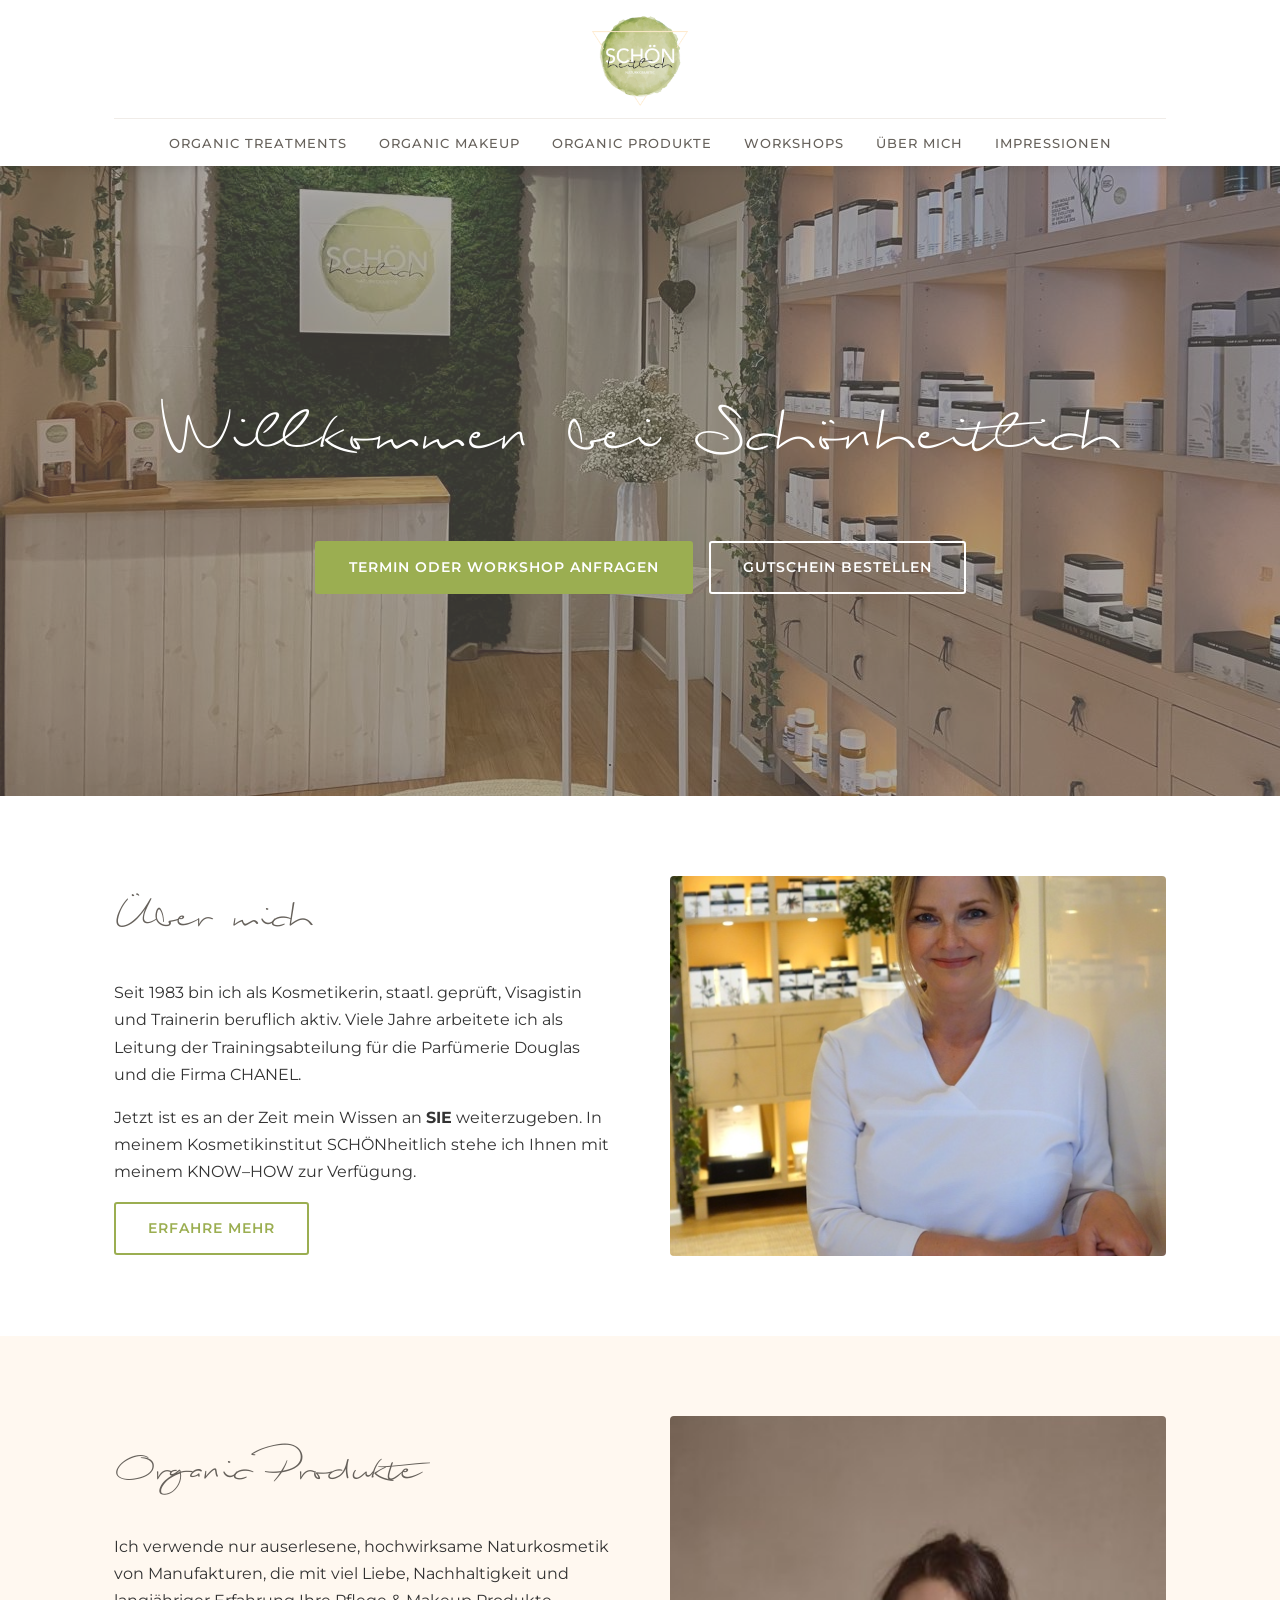
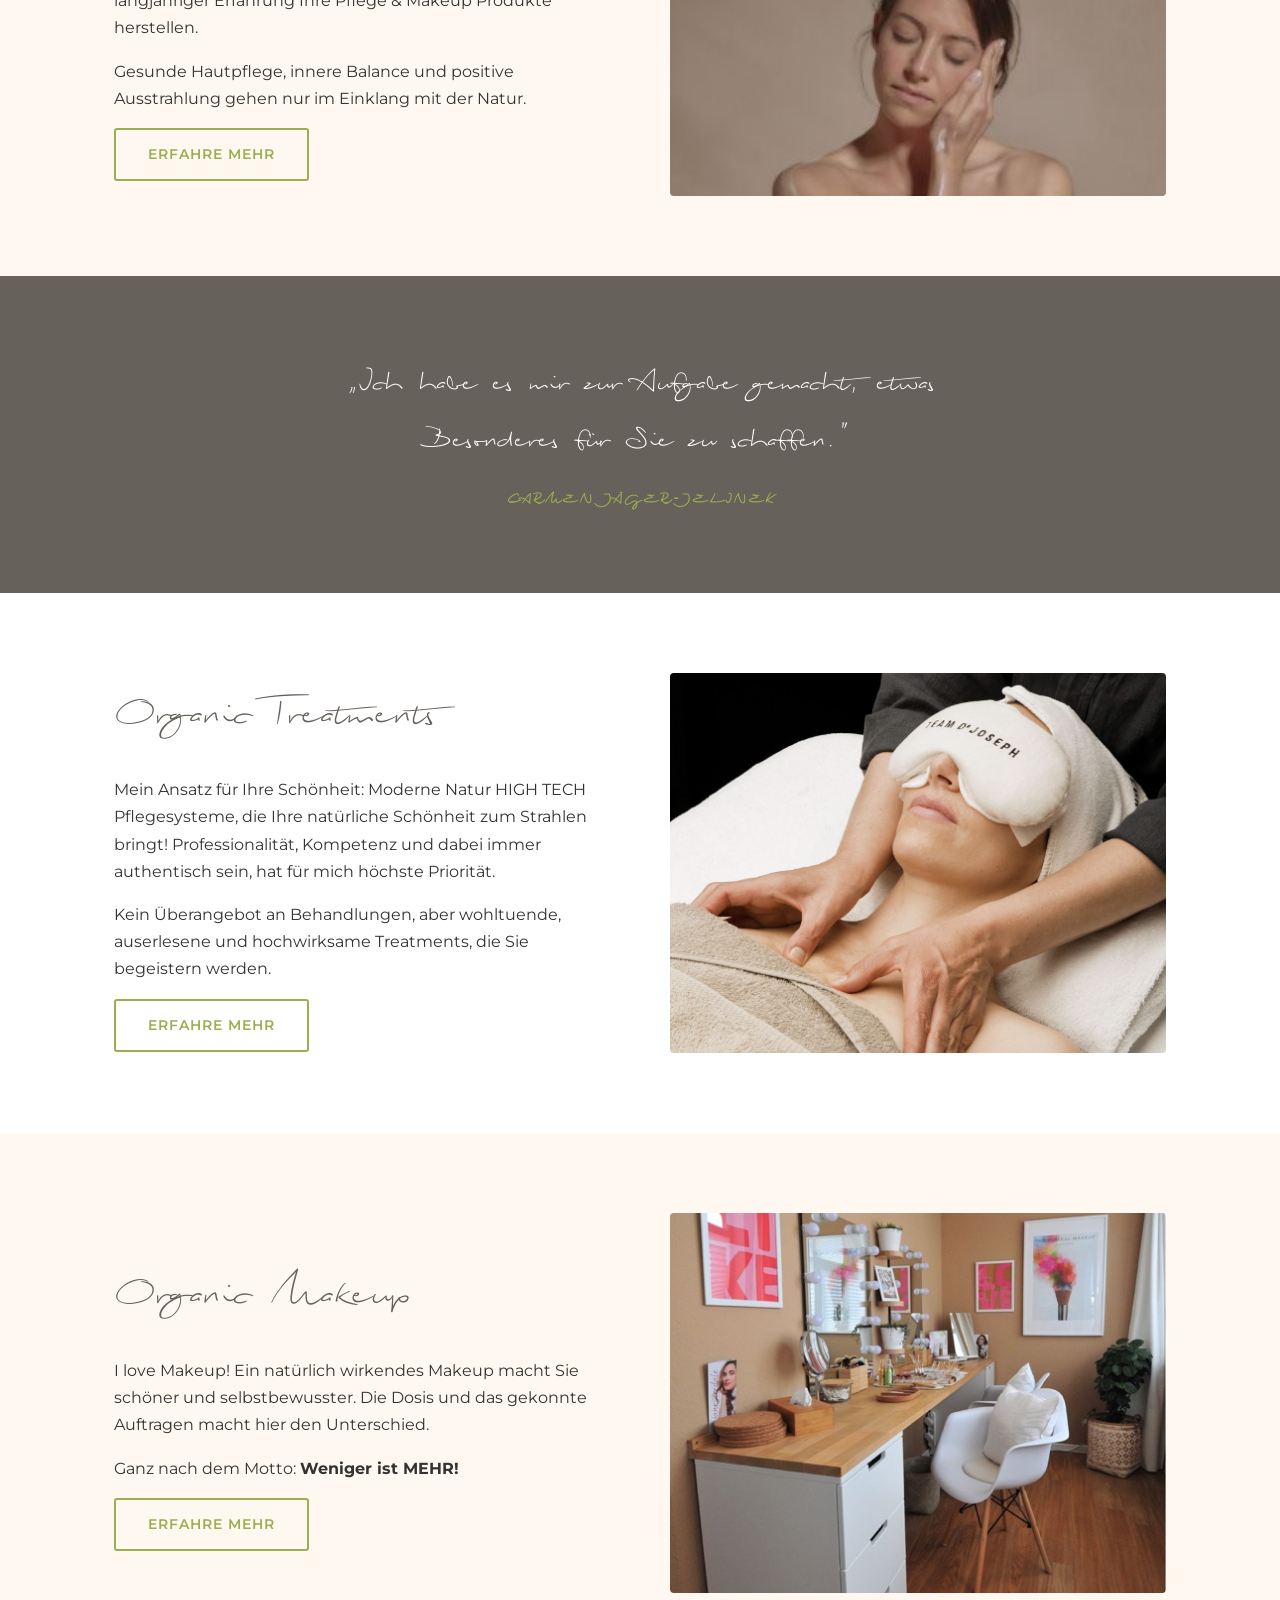
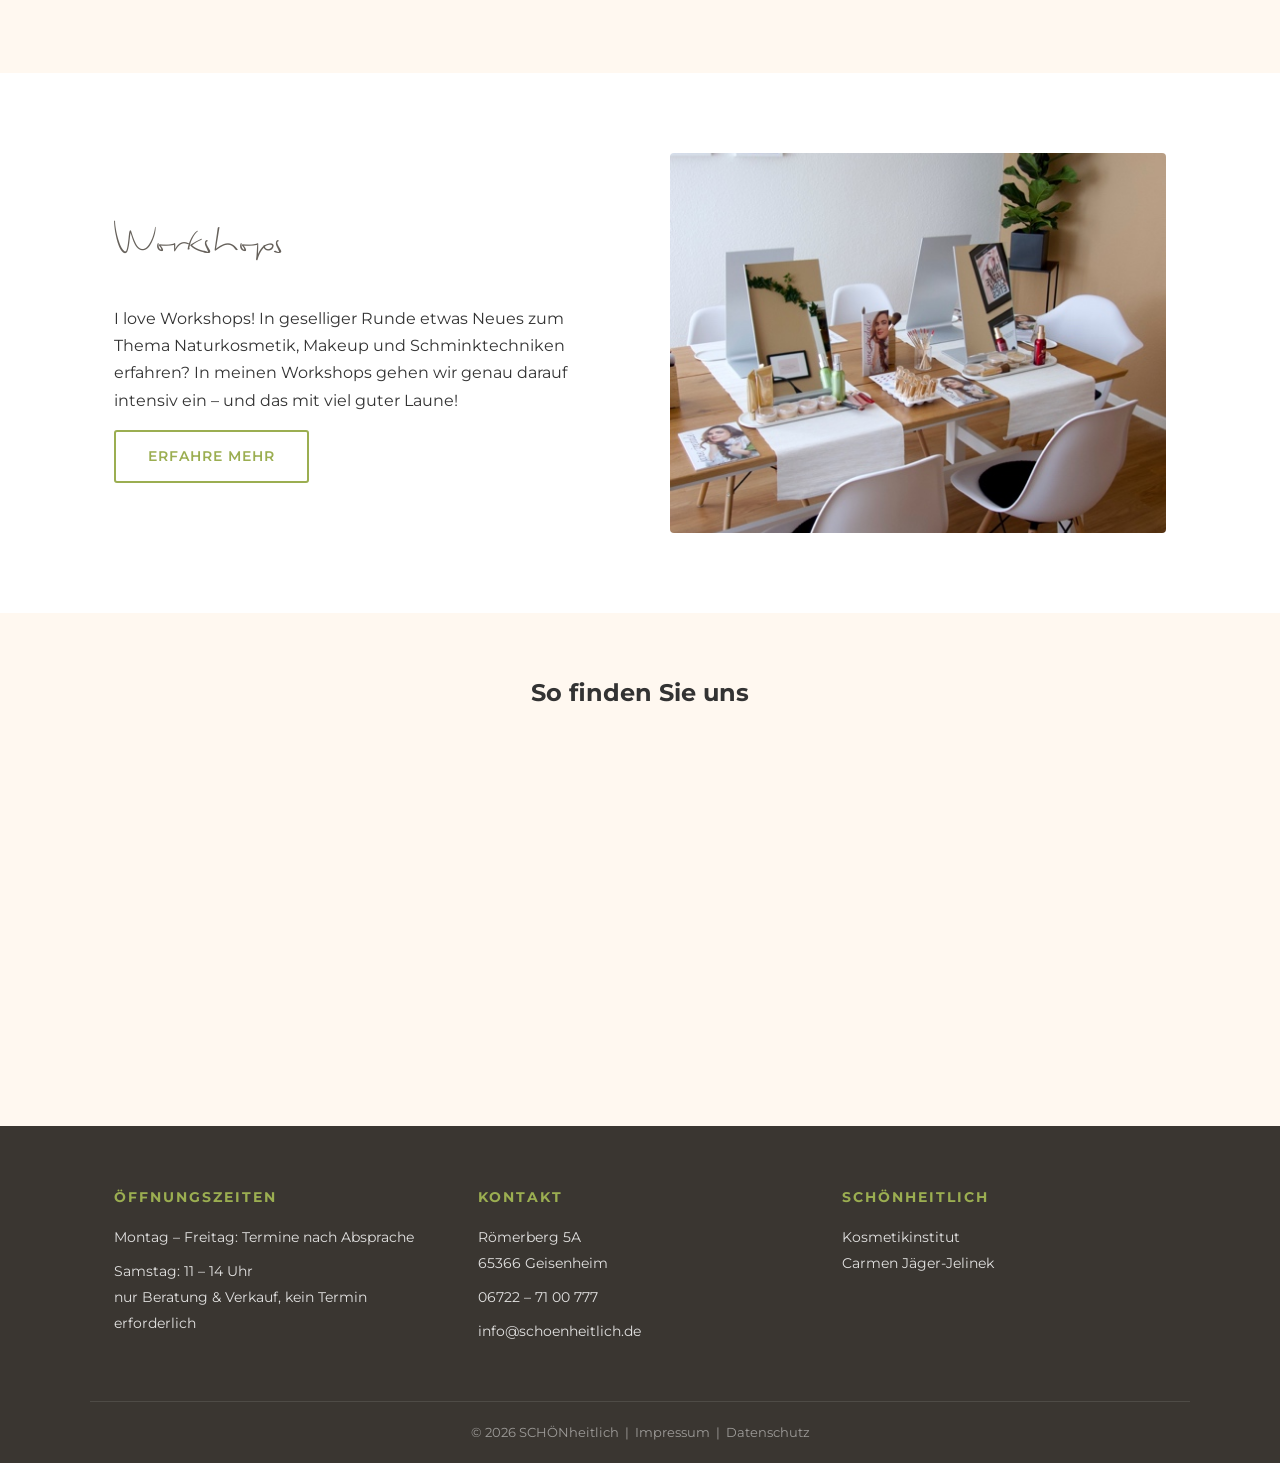
<file: index.html>
<!DOCTYPE html>
<html lang="de">
<head>
  <meta charset="UTF-8" />
  <meta name="viewport" content="width=device-width, initial-scale=1.0" />
  <title>SCHÖNheitlich – Kosmetikinstitut Carmen Jäger-Jelinek</title>
  <meta name="description" content="Kosmetikinstitut SCHÖNheitlich in Geisenheim – Organic Treatments, Makeup, Workshops und Naturkosmetik von Carmen Jäger-Jelinek." />
  <link rel="preconnect" href="https://fonts.googleapis.com" />
  <link rel="preconnect" href="https://fonts.gstatic.com" crossorigin />
  <link href="https://fonts.googleapis.com/css2?family=Montserrat:wght@300;400;500;600;700&display=swap" rel="stylesheet" />
  <link rel="stylesheet" href="style.css" />
</head>
<body>

  <!-- NAVIGATION -->
  <nav class="navbar">
    <div class="nav-container" style="position:relative;">
      <a href="index.html" class="nav-logo">
        <img src="images/logo.svg" alt="SCHÖNheitlich Logo" onerror="this.style.display='none';this.nextElementSibling.style.display='inline'" />
        <span class="logo-fallback">SCHÖN<span style="color:var(--green)">heitlich</span></span>
      </a>
      <button class="nav-toggle" onclick="toggleMenu()">☰</button>
      <ul class="nav-links" id="navLinks">
        <li><a href="behandlungen.html">Organic Treatments</a></li>
        <li><a href="makeup.html">Organic Makeup</a></li>
        <li><a href="produkte.html">Organic Produkte</a></li>
        <li><a href="workshops.html">Workshops</a></li>
        <li><a href="ueber-mich.html">Über mich</a></li>
        <li><a href="impressionen.html">Impressionen</a></li>
      </ul>
    </div>
  </nav>

  <!-- HERO -->
  <section class="hero">
    <div class="hero-overlay"></div>
    <div class="hero-content">
      <h1>Willkommen bei Schönheitlich</h1>
      <div class="hero-buttons">
        <a href="mailto:info@schoenheitlich.de?subject=Terminanfrage" class="btn btn-primary">Termin oder Workshop anfragen</a>
        <a href="mailto:info@schoenheitlich.de?subject=Gutschein bestellen" class="btn btn-outline">Gutschein bestellen</a>
      </div>
    </div>
  </section>

  <!-- ÜBER MICH TEASER -->
  <section class="section section-light">
    <div class="container two-col">
      <div class="text-block">
        <h2>Über mich</h2>
        <p>Seit 1983 bin ich als Kosmetikerin, staatl. geprüft, Visagistin und Trainerin beruflich aktiv. Viele Jahre arbeitete ich als Leitung der Trainingsabteilung für die Parfümerie Douglas und die Firma CHANEL.</p>
        <p>Jetzt ist es an der Zeit mein Wissen an <strong>SIE</strong> weiterzugeben. In meinem Kosmetikinstitut SCHÖNheitlich stehe ich Ihnen mit meinem KNOW–HOW zur Verfügung.</p>
        <a href="ueber-mich.html" class="btn btn-secondary">Erfahre mehr</a>
      </div>
      <div class="image-block">
        <img src="images/about-me-1.jpg" alt="Carmen Jäger-Jelinek" onerror="this.style.display='none'" />
      </div>
    </div>
  </section>

  <!-- ORGANIC PRODUKTE TEASER -->
  <section class="section section-cream">
    <div class="container two-col reverse">
      <div class="image-block">
        <img src="images/products-1-1.jpg" alt="Organic Produkte" onerror="this.style.display='none'" />
      </div>
      <div class="text-block">
        <h2>Organic Produkte</h2>
        <p>Ich verwende nur auserlesene, hochwirksame Naturkosmetik von Manufakturen, die mit viel Liebe, Nachhaltigkeit und langjähriger Erfahrung Ihre Pflege & Makeup Produkte herstellen.</p>
        <p>Gesunde Hautpflege, innere Balance und positive Ausstrahlung gehen nur im Einklang mit der Natur.</p>
        <a href="produkte.html" class="btn btn-secondary">Erfahre mehr</a>
      </div>
    </div>
  </section>

  <!-- ZITAT -->
  <section class="section section-dark quote-section">
    <div class="container">
      <blockquote>
        „Ich habe es mir zur Aufgabe gemacht, etwas Besonderes für Sie zu schaffen."
        <cite>Carmen Jäger-Jelinek</cite>
      </blockquote>
    </div>
  </section>

  <!-- TREATMENTS TEASER -->
  <section class="section section-light">
    <div class="container two-col">
      <div class="text-block">
        <h2>Organic Treatments</h2>
        <p>Mein Ansatz für Ihre Schönheit: Moderne Natur HIGH TECH Pflegesysteme, die Ihre natürliche Schönheit zum Strahlen bringt! Professionalität, Kompetenz und dabei immer authentisch sein, hat für mich höchste Priorität.</p>
        <p>Kein Überangebot an Behandlungen, aber wohltuende, auserlesene und hochwirksame Treatments, die Sie begeistern werden.</p>
        <a href="behandlungen.html" class="btn btn-secondary">Erfahre mehr</a>
      </div>
      <div class="image-block">
        <img src="images/treatments-1-1.jpg" alt="Organic Treatments" onerror="this.style.display='none'" />
      </div>
    </div>
  </section>

  <!-- MAKEUP TEASER -->
  <section class="section section-cream">
    <div class="container two-col reverse">
      <div class="image-block">
        <img src="images/makeup-1.jpg" alt="Organic Makeup" onerror="this.style.display='none'" />
      </div>
      <div class="text-block">
        <h2>Organic Makeup</h2>
        <p>I love Makeup! Ein natürlich wirkendes Makeup macht Sie schöner und selbstbewusster. Die Dosis und das gekonnte Auftragen macht hier den Unterschied.</p>
        <p>Ganz nach dem Motto: <strong>Weniger ist MEHR!</strong></p>
        <a href="makeup.html" class="btn btn-secondary">Erfahre mehr</a>
      </div>
    </div>
  </section>

  <!-- WORKSHOPS TEASER -->
  <section class="section section-light">
    <div class="container two-col">
      <div class="text-block">
        <h2>Workshops</h2>
        <p>I love Workshops! In geselliger Runde etwas Neues zum Thema Naturkosmetik, Makeup und Schminktechniken erfahren? In meinen Workshops gehen wir genau darauf intensiv ein – und das mit viel guter Laune!</p>
        <a href="workshops.html" class="btn btn-secondary">Erfahre mehr</a>
      </div>
      <div class="image-block">
        <img src="images/workshops-1.jpg" alt="Workshops" onerror="this.style.display='none'" />
      </div>
    </div>
  </section>

  <!-- GOOGLE MAPS -->
  <section class="map-section">
    <div class="container">
      <h2>So finden Sie uns</h2>
    </div>
    <div class="map-wrapper">
      <iframe
        src="https://maps.google.com/maps?q=R%C3%B6merberg+5A%2C+65366+Geisenheim%2C+Deutschland&output=embed&z=15&hl=de"
        loading="lazy"
        title="SCHÖNheitlich auf Google Maps">
      </iframe>
    </div>
  </section>

  <!-- FOOTER -->
  <footer class="footer">
    <div class="container footer-grid">
      <div class="footer-col">
        <h3>Öffnungszeiten</h3>
        <p>Montag – Freitag: Termine nach Absprache</p>
        <p>Samstag: 11 – 14 Uhr<br/>nur Beratung & Verkauf, kein Termin erforderlich</p>
      </div>
      <div class="footer-col">
        <h3>Kontakt</h3>
        <p>Römerberg 5A<br/>65366 Geisenheim</p>
        <p><a href="tel:+4967227100777">06722 – 71 00 777</a></p>
        <p><a href="mailto:info@schoenheitlich.de">info@schoenheitlich.de</a></p>
      </div>
      <div class="footer-col">
        <h3>SCHÖNheitlich</h3>
        <p>Kosmetikinstitut<br/>Carmen Jäger-Jelinek</p>
      </div>
    </div>
    <div class="footer-bottom">
      <p>© 2026 SCHÖNheitlich &nbsp;|&nbsp; <a href="impressum.html">Impressum</a> &nbsp;|&nbsp; <a href="datenschutz.html">Datenschutz</a></p>
    </div>
  </footer>

  <script>
    function toggleMenu() {
      document.getElementById('navLinks').classList.toggle('open');
    }
  </script>
</body>
</html>
</file>
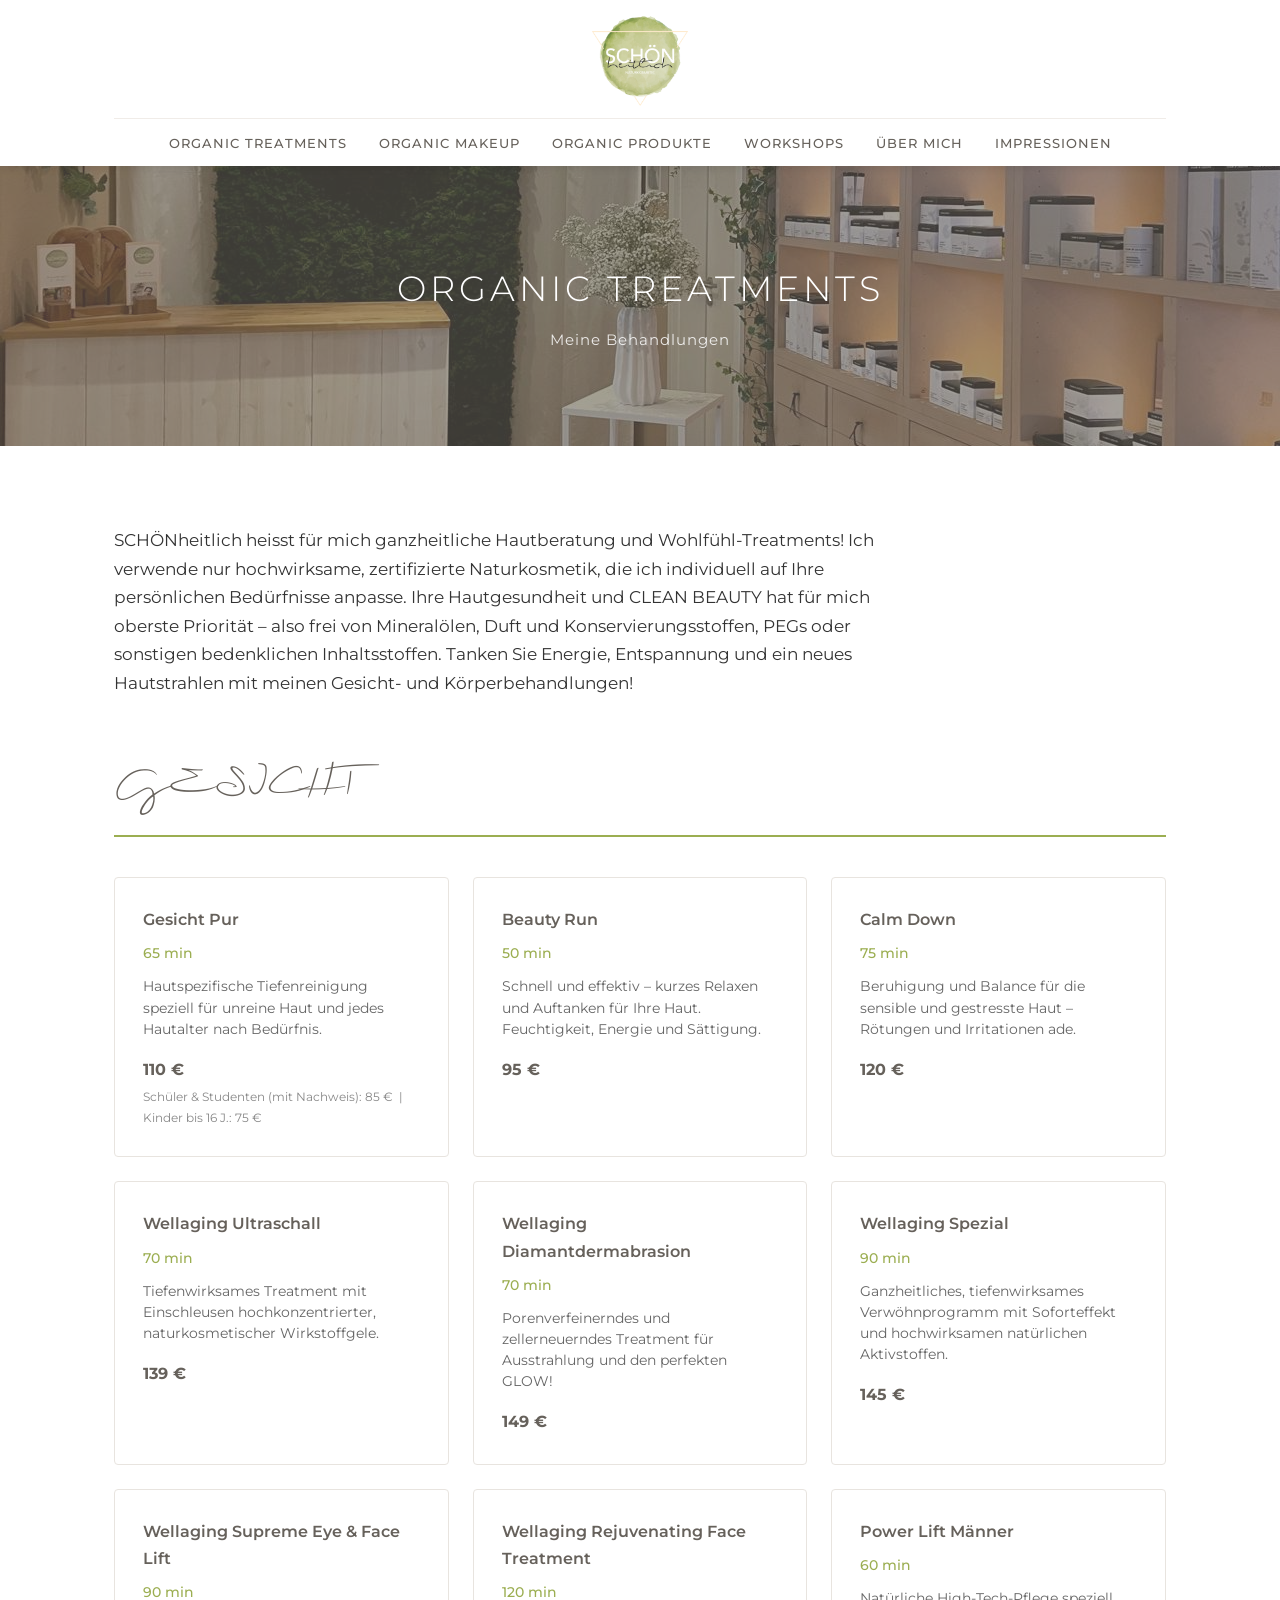
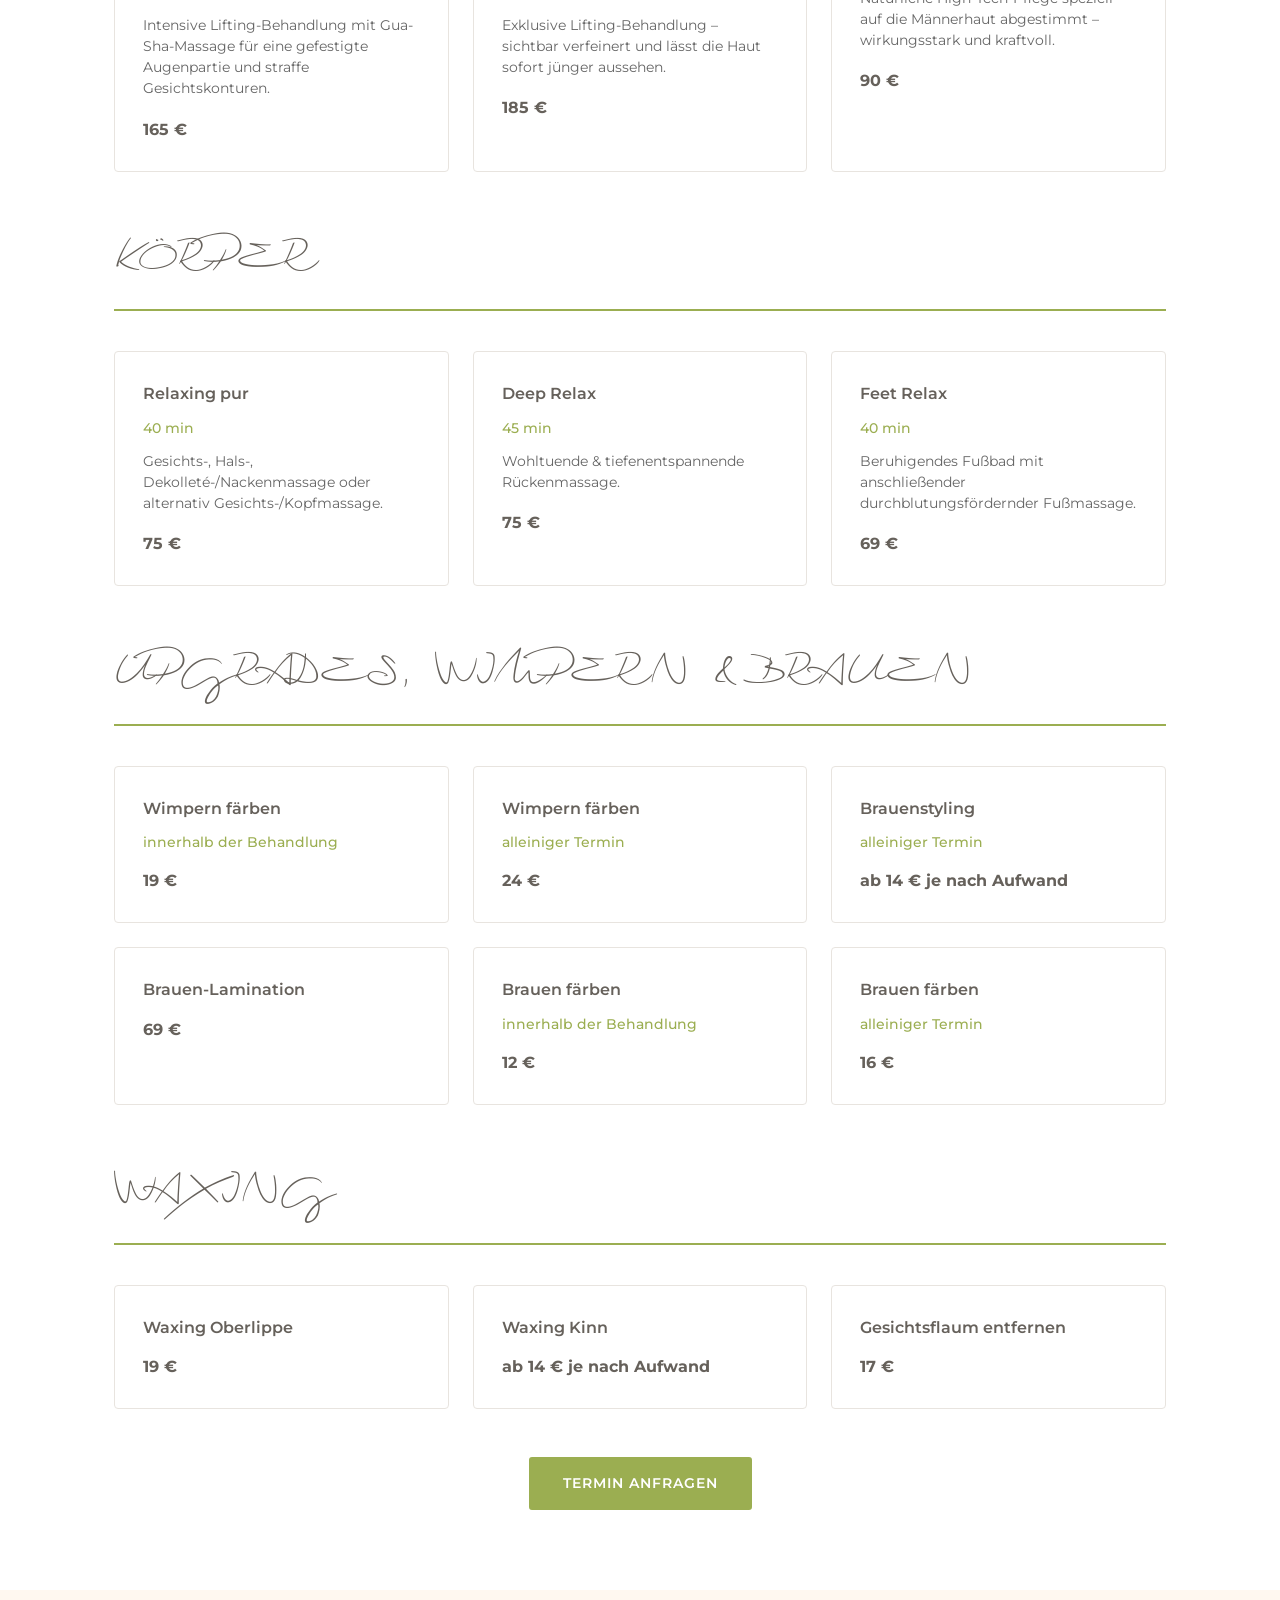
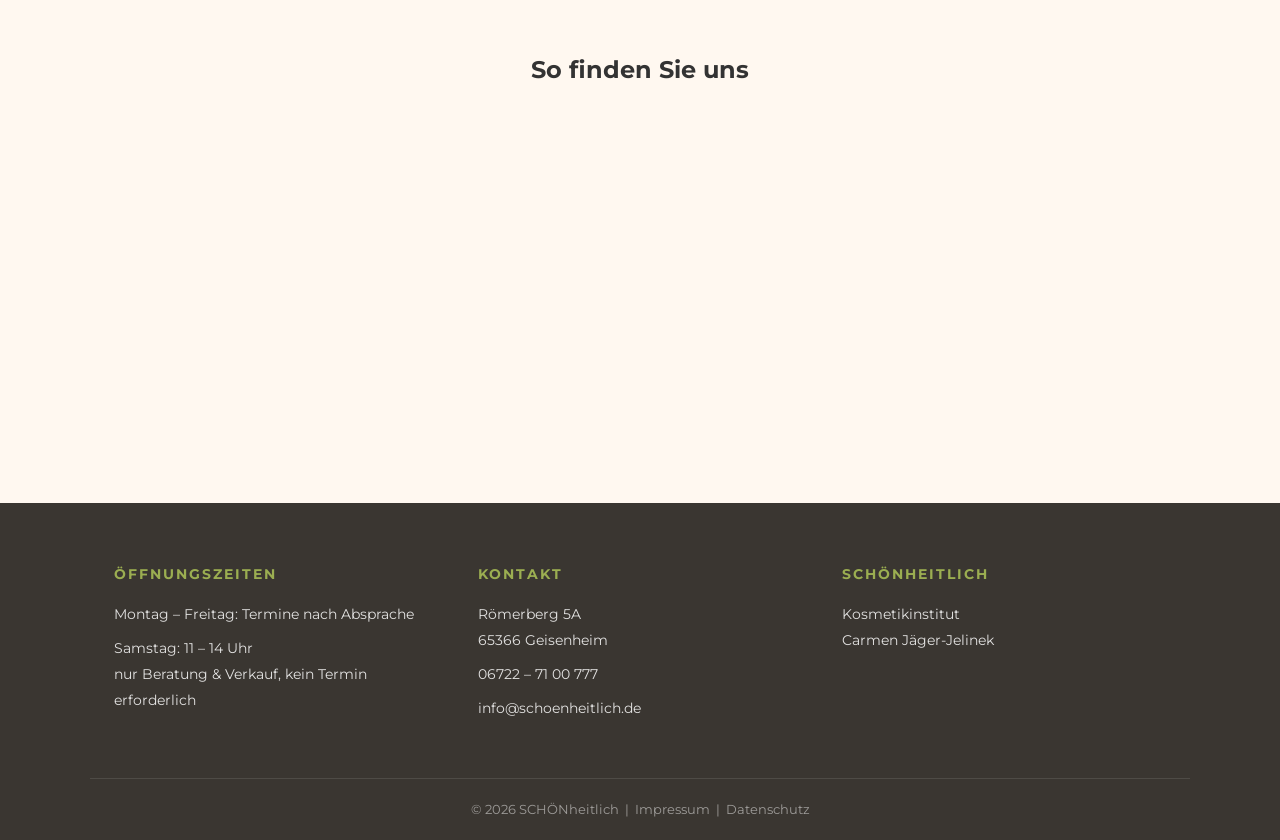
<file: behandlungen.html>
<!DOCTYPE html>
<html lang="de">
<head>
  <meta charset="UTF-8" />
  <meta name="viewport" content="width=device-width, initial-scale=1.0" />
  <title>Organic Treatments – SCHÖNheitlich</title>
  <link rel="preconnect" href="https://fonts.googleapis.com" />
  <link rel="preconnect" href="https://fonts.gstatic.com" crossorigin />
  <link href="https://fonts.googleapis.com/css2?family=Montserrat:wght@300;400;500;600;700&display=swap" rel="stylesheet" />
  <link rel="stylesheet" href="style.css" />
</head>
<body>

  <nav class="navbar">
    <div class="nav-container" style="position:relative;">
      <a href="index.html" class="nav-logo">
        <img src="images/logo.svg" alt="SCHÖNheitlich Logo" onerror="this.style.display='none';this.nextElementSibling.style.display='inline'" />
        <span class="logo-fallback">SCHÖN<span style="color:var(--green)">heitlich</span></span>
      </a>
      <button class="nav-toggle" onclick="toggleMenu()">☰</button>
      <ul class="nav-links" id="navLinks">
        <li><a href="behandlungen.html">Organic Treatments</a></li>
        <li><a href="makeup.html">Organic Makeup</a></li>
        <li><a href="produkte.html">Organic Produkte</a></li>
        <li><a href="workshops.html">Workshops</a></li>
        <li><a href="ueber-mich.html">Über mich</a></li>
        <li><a href="impressionen.html">Impressionen</a></li>
      </ul>
    </div>
  </nav>

  <div class="page-header-img"><div class="overlay"></div><div class="page-header-content">
    <h1>Organic Treatments</h1>
    <p>Meine Behandlungen</p>
  </div></div>

  <section class="section section-light">
    <div class="container">
      <p style="max-width:780px; font-size:1.05rem;">
        SCHÖNheitlich heisst für mich ganzheitliche Hautberatung und Wohlfühl-Treatments! Ich verwende nur hochwirksame, zertifizierte Naturkosmetik, die ich individuell auf Ihre persönlichen Bedürfnisse anpasse. Ihre Hautgesundheit und CLEAN BEAUTY hat für mich oberste Priorität – also frei von Mineralölen, Duft und Konservierungsstoffen, PEGs oder sonstigen bedenklichen Inhaltsstoffen. Tanken Sie Energie, Entspannung und ein neues Hautstrahlen mit meinen Gesicht- und Körperbehandlungen!
      </p>

      <h2 class="category-title">Gesicht</h2>
      <div class="service-grid">

        <div class="service-card">
          <h3>Gesicht Pur</h3>
          <span class="duration">65 min</span>
          <p class="desc">Hautspezifische Tiefenreinigung speziell für unreine Haut und jedes Hautalter nach Bedürfnis.</p>
          <span class="price">110 €</span>
          <span class="price-note">Schüler &amp; Studenten (mit Nachweis): 85 € &nbsp;|&nbsp; Kinder bis 16 J.: 75 €</span>
        </div>

        <div class="service-card">
          <h3>Beauty Run</h3>
          <span class="duration">50 min</span>
          <p class="desc">Schnell und effektiv – kurzes Relaxen und Auftanken für Ihre Haut. Feuchtigkeit, Energie und Sättigung.</p>
          <span class="price">95 €</span>
        </div>

        <div class="service-card">
          <h3>Calm Down</h3>
          <span class="duration">75 min</span>
          <p class="desc">Beruhigung und Balance für die sensible und gestresste Haut – Rötungen und Irritationen ade.</p>
          <span class="price">120 €</span>
        </div>

        <div class="service-card">
          <h3>Wellaging Ultraschall</h3>
          <span class="duration">70 min</span>
          <p class="desc">Tiefenwirksames Treatment mit Einschleusen hochkonzentrierter, naturkosmetischer Wirkstoffgele.</p>
          <span class="price">139 €</span>
        </div>

        <div class="service-card">
          <h3>Wellaging Diamantdermabrasion</h3>
          <span class="duration">70 min</span>
          <p class="desc">Porenverfeinerndes und zellerneuerndes Treatment für Ausstrahlung und den perfekten GLOW!</p>
          <span class="price">149 €</span>
        </div>

        <div class="service-card">
          <h3>Wellaging Spezial</h3>
          <span class="duration">90 min</span>
          <p class="desc">Ganzheitliches, tiefenwirksames Verwöhnprogramm mit Soforteffekt und hochwirksamen natürlichen Aktivstoffen.</p>
          <span class="price">145 €</span>
        </div>

        <div class="service-card">
          <h3>Wellaging Supreme Eye &amp; Face Lift</h3>
          <span class="duration">90 min</span>
          <p class="desc">Intensive Lifting-Behandlung mit Gua-Sha-Massage für eine gefestigte Augenpartie und straffe Gesichtskonturen.</p>
          <span class="price">165 €</span>
        </div>

        <div class="service-card">
          <h3>Wellaging Rejuvenating Face Treatment</h3>
          <span class="duration">120 min</span>
          <p class="desc">Exklusive Lifting-Behandlung – sichtbar verfeinert und lässt die Haut sofort jünger aussehen.</p>
          <span class="price">185 €</span>
        </div>

        <div class="service-card">
          <h3>Power Lift Männer</h3>
          <span class="duration">60 min</span>
          <p class="desc">Natürliche High-Tech-Pflege speziell auf die Männerhaut abgestimmt – wirkungsstark und kraftvoll.</p>
          <span class="price">90 €</span>
        </div>

      </div>

      <h2 class="category-title">Körper</h2>
      <div class="service-grid">

        <div class="service-card">
          <h3>Relaxing pur</h3>
          <span class="duration">40 min</span>
          <p class="desc">Gesichts-, Hals-, Dekolleté-/Nackenmassage oder alternativ Gesichts-/Kopfmassage.</p>
          <span class="price">75 €</span>
        </div>

        <div class="service-card">
          <h3>Deep Relax</h3>
          <span class="duration">45 min</span>
          <p class="desc">Wohltuende &amp; tiefenentspannende Rückenmassage.</p>
          <span class="price">75 €</span>
        </div>

        <div class="service-card">
          <h3>Feet Relax</h3>
          <span class="duration">40 min</span>
          <p class="desc">Beruhigendes Fußbad mit anschließender durchblutungsfördernder Fußmassage.</p>
          <span class="price">69 €</span>
        </div>

      </div>

      <h2 class="category-title">Upgrades, Wimpern &amp; Brauen</h2>
      <div class="service-grid">
        <div class="service-card"><h3>Wimpern färben</h3><span class="duration">innerhalb der Behandlung</span><span class="price" style="display:block;margin-top:12px;">19 €</span></div>
        <div class="service-card"><h3>Wimpern färben</h3><span class="duration">alleiniger Termin</span><span class="price" style="display:block;margin-top:12px;">24 €</span></div>
        <div class="service-card"><h3>Brauenstyling</h3><span class="duration">alleiniger Termin</span><span class="price" style="display:block;margin-top:12px;">ab 14 € je nach Aufwand</span></div>
        <div class="service-card"><h3>Brauen-Lamination</h3><span class="price" style="display:block;margin-top:12px;">69 €</span></div>
        <div class="service-card"><h3>Brauen färben</h3><span class="duration">innerhalb der Behandlung</span><span class="price" style="display:block;margin-top:12px;">12 €</span></div>
        <div class="service-card"><h3>Brauen färben</h3><span class="duration">alleiniger Termin</span><span class="price" style="display:block;margin-top:12px;">16 €</span></div>
      </div>

      <h2 class="category-title">Waxing</h2>
      <div class="service-grid">
        <div class="service-card"><h3>Waxing Oberlippe</h3><span class="price" style="display:block;margin-top:12px;">19 €</span></div>
        <div class="service-card"><h3>Waxing Kinn</h3><span class="price" style="display:block;margin-top:12px;">ab 14 € je nach Aufwand</span></div>
        <div class="service-card"><h3>Gesichtsflaum entfernen</h3><span class="price" style="display:block;margin-top:12px;">17 €</span></div>
      </div>

      <div style="margin-top:48px; text-align:center;">
        <a href="mailto:info@schoenheitlich.de?subject=Terminanfrage Behandlung" class="btn btn-primary">Termin anfragen</a>
      </div>
    </div>
  </section>

  <!-- GOOGLE MAPS -->
  <section class="map-section">
    <div class="container">
      <h2>So finden Sie uns</h2>
    </div>
    <div class="map-wrapper">
      <iframe src="https://maps.google.com/maps?q=R%C3%B6merberg+5A%2C+65366+Geisenheim%2C+Deutschland&output=embed&z=15&hl=de" loading="lazy" title="SCHÖNheitlich auf Google Maps"></iframe>
    </div>
  </section>

  <footer class="footer">
    <div class="container footer-grid">
      <div class="footer-col">
        <h3>Öffnungszeiten</h3>
        <p>Montag – Freitag: Termine nach Absprache</p>
        <p>Samstag: 11 – 14 Uhr<br/>nur Beratung & Verkauf, kein Termin erforderlich</p>
      </div>
      <div class="footer-col">
        <h3>Kontakt</h3>
        <p>Römerberg 5A<br/>65366 Geisenheim</p>
        <p><a href="tel:+4967227100777">06722 – 71 00 777</a></p>
        <p><a href="mailto:info@schoenheitlich.de">info@schoenheitlich.de</a></p>
      </div>
      <div class="footer-col">
        <h3>SCHÖNheitlich</h3>
        <p>Kosmetikinstitut<br/>Carmen Jäger-Jelinek</p>
      </div>
    </div>
    <div class="footer-bottom">
      <p>© 2026 SCHÖNheitlich &nbsp;|&nbsp; <a href="impressum.html">Impressum</a> &nbsp;|&nbsp; <a href="datenschutz.html">Datenschutz</a></p>
    </div>
  </footer>

  <script>function toggleMenu() { document.getElementById('navLinks').classList.toggle('open'); }</script>
</body>
</html>
</file>
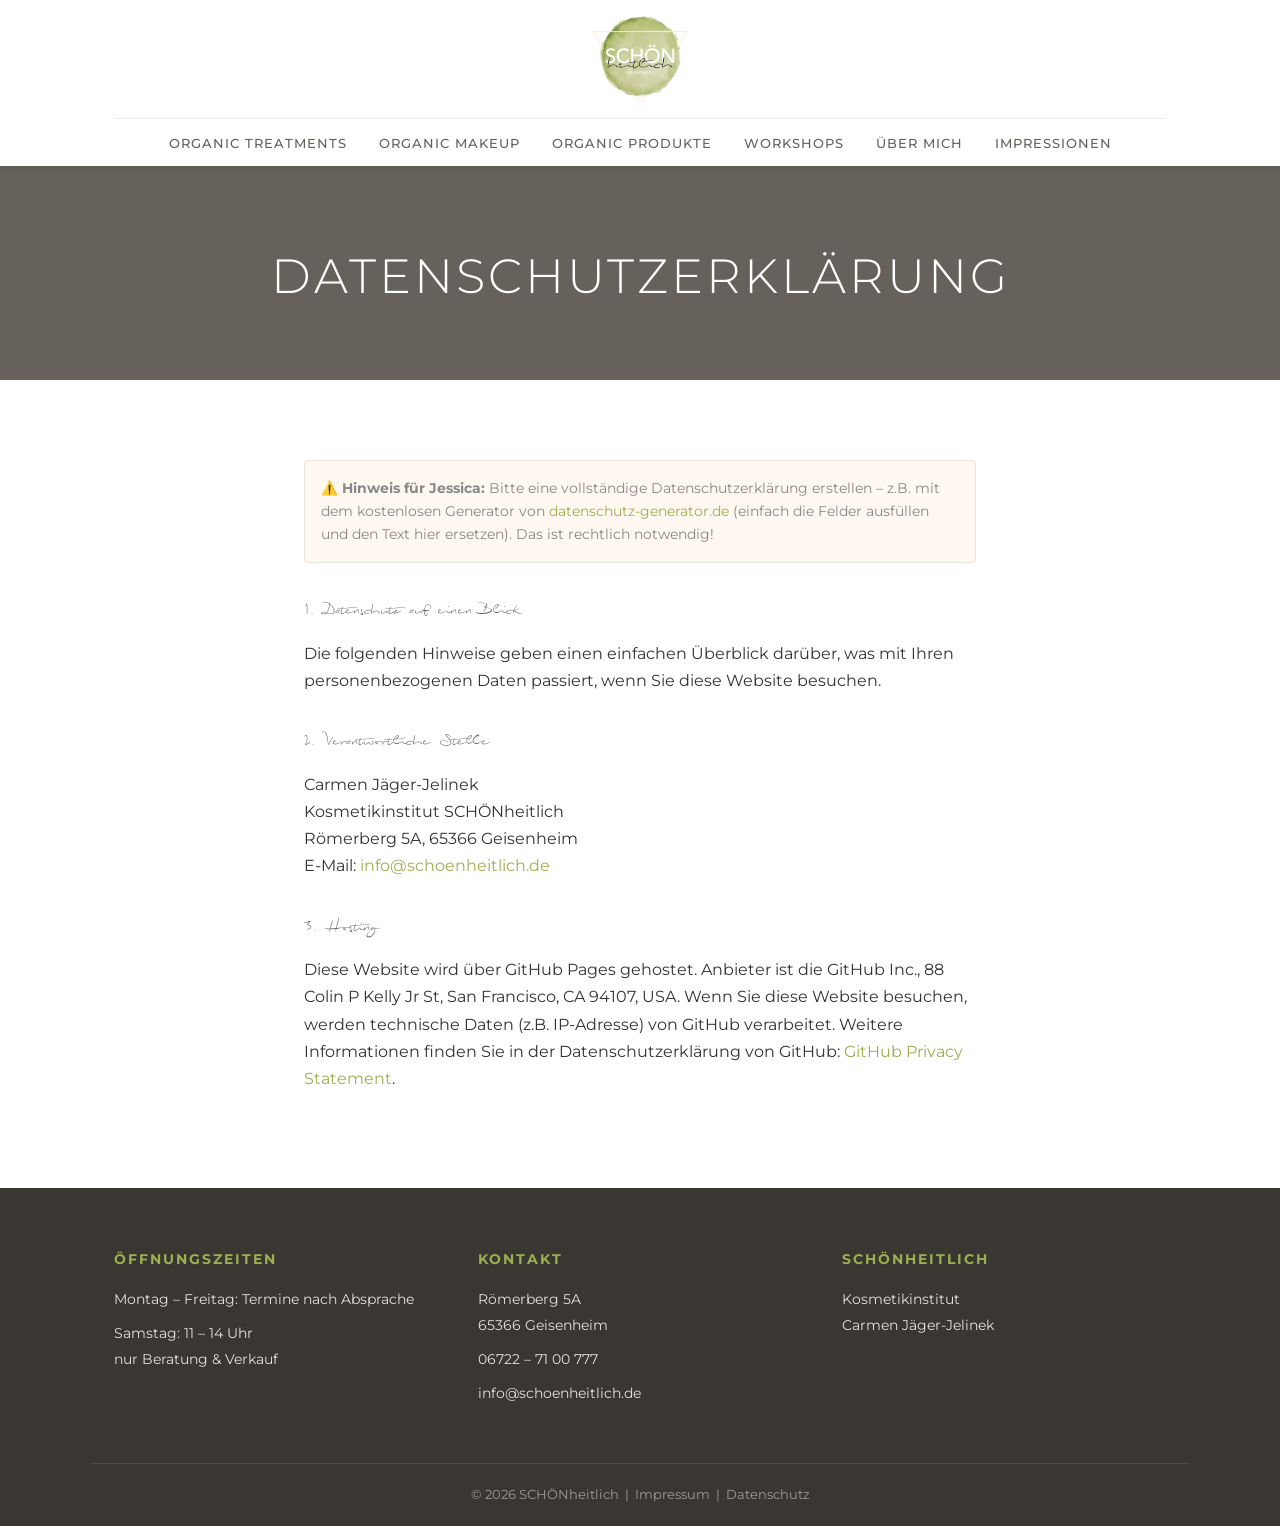
<file: datenschutz.html>
<!DOCTYPE html>
<html lang="de">
<head>
  <meta charset="UTF-8" />
  <meta name="viewport" content="width=device-width, initial-scale=1.0" />
  <title>Datenschutz – SCHÖNheitlich</title>
  <link rel="preconnect" href="https://fonts.googleapis.com" />
  <link rel="preconnect" href="https://fonts.gstatic.com" crossorigin />
  <link href="https://fonts.googleapis.com/css2?family=Montserrat:wght@300;400;500;600;700&display=swap" rel="stylesheet" />
  <link rel="stylesheet" href="style.css" />
</head>
<body>

  <nav class="navbar">
    <div class="nav-container" style="position:relative;">
      <a href="index.html" class="nav-logo">
        <img src="images/logo.svg" alt="SCHÖNheitlich Logo" onerror="this.style.display='none';this.nextElementSibling.style.display='inline'" />
        <span class="logo-fallback">SCHÖN<span style="color:var(--green)">heitlich</span></span>
      </a>
      <button class="nav-toggle" onclick="toggleMenu()">☰</button>
      <ul class="nav-links" id="navLinks">
        <li><a href="behandlungen.html">Organic Treatments</a></li>
        <li><a href="makeup.html">Organic Makeup</a></li>
        <li><a href="produkte.html">Organic Produkte</a></li>
        <li><a href="workshops.html">Workshops</a></li>
        <li><a href="ueber-mich.html">Über mich</a></li>
        <li><a href="impressionen.html">Impressionen</a></li>
      </ul>
    </div>
  </nav>

  <div class="page-header">
    <h1>Datenschutzerklärung</h1>
  </div>

  <section class="section section-light">
    <div class="container" style="max-width:720px;">
      <p style="margin-bottom:32px; font-size:0.85rem; color:#888; background:#fff8f0; border:1px solid #e8e4df; padding:16px; border-radius:4px;">
        ⚠️ <strong>Hinweis für Jessica:</strong> Bitte eine vollständige Datenschutzerklärung erstellen – z.B. mit dem kostenlosen Generator von <a href="https://www.datenschutz-generator.de" target="_blank">datenschutz-generator.de</a> (einfach die Felder ausfüllen und den Text hier ersetzen). Das ist rechtlich notwendig!
      </p>

      <h2 style="font-size:1.2rem; margin-bottom:12px;">1. Datenschutz auf einen Blick</h2>
      <p>Die folgenden Hinweise geben einen einfachen Überblick darüber, was mit Ihren personenbezogenen Daten passiert, wenn Sie diese Website besuchen.</p>

      <h2 style="font-size:1.2rem; margin:32px 0 12px;">2. Verantwortliche Stelle</h2>
      <p>Carmen Jäger-Jelinek<br/>
      Kosmetikinstitut SCHÖNheitlich<br/>
      Römerberg 5A, 65366 Geisenheim<br/>
      E-Mail: <a href="mailto:info@schoenheitlich.de">info@schoenheitlich.de</a></p>

      <h2 style="font-size:1.2rem; margin:32px 0 12px;">3. Hosting</h2>
      <p>Diese Website wird über GitHub Pages gehostet. Anbieter ist die GitHub Inc., 88 Colin P Kelly Jr St, San Francisco, CA 94107, USA. Wenn Sie diese Website besuchen, werden technische Daten (z.B. IP-Adresse) von GitHub verarbeitet. Weitere Informationen finden Sie in der Datenschutzerklärung von GitHub: <a href="https://docs.github.com/en/site-policy/privacy-policies/github-privacy-statement" target="_blank">GitHub Privacy Statement</a>.</p>
    </div>
  </section>

  <footer class="footer">
    <div class="container footer-grid">
      <div class="footer-col">
        <h3>Öffnungszeiten</h3>
        <p>Montag – Freitag: Termine nach Absprache</p>
        <p>Samstag: 11 – 14 Uhr<br/>nur Beratung & Verkauf</p>
      </div>
      <div class="footer-col">
        <h3>Kontakt</h3>
        <p>Römerberg 5A<br/>65366 Geisenheim</p>
        <p><a href="tel:+4967227100777">06722 – 71 00 777</a></p>
        <p><a href="mailto:info@schoenheitlich.de">info@schoenheitlich.de</a></p>
      </div>
      <div class="footer-col">
        <h3>SCHÖNheitlich</h3>
        <p>Kosmetikinstitut<br/>Carmen Jäger-Jelinek</p>
      </div>
    </div>
    <div class="footer-bottom">
      <p>© 2026 SCHÖNheitlich &nbsp;|&nbsp; <a href="impressum.html">Impressum</a> &nbsp;|&nbsp; <a href="datenschutz.html">Datenschutz</a></p>
    </div>
  </footer>

  <script>function toggleMenu() { document.getElementById('navLinks').classList.toggle('open'); }</script>
</body>
</html>
</file>
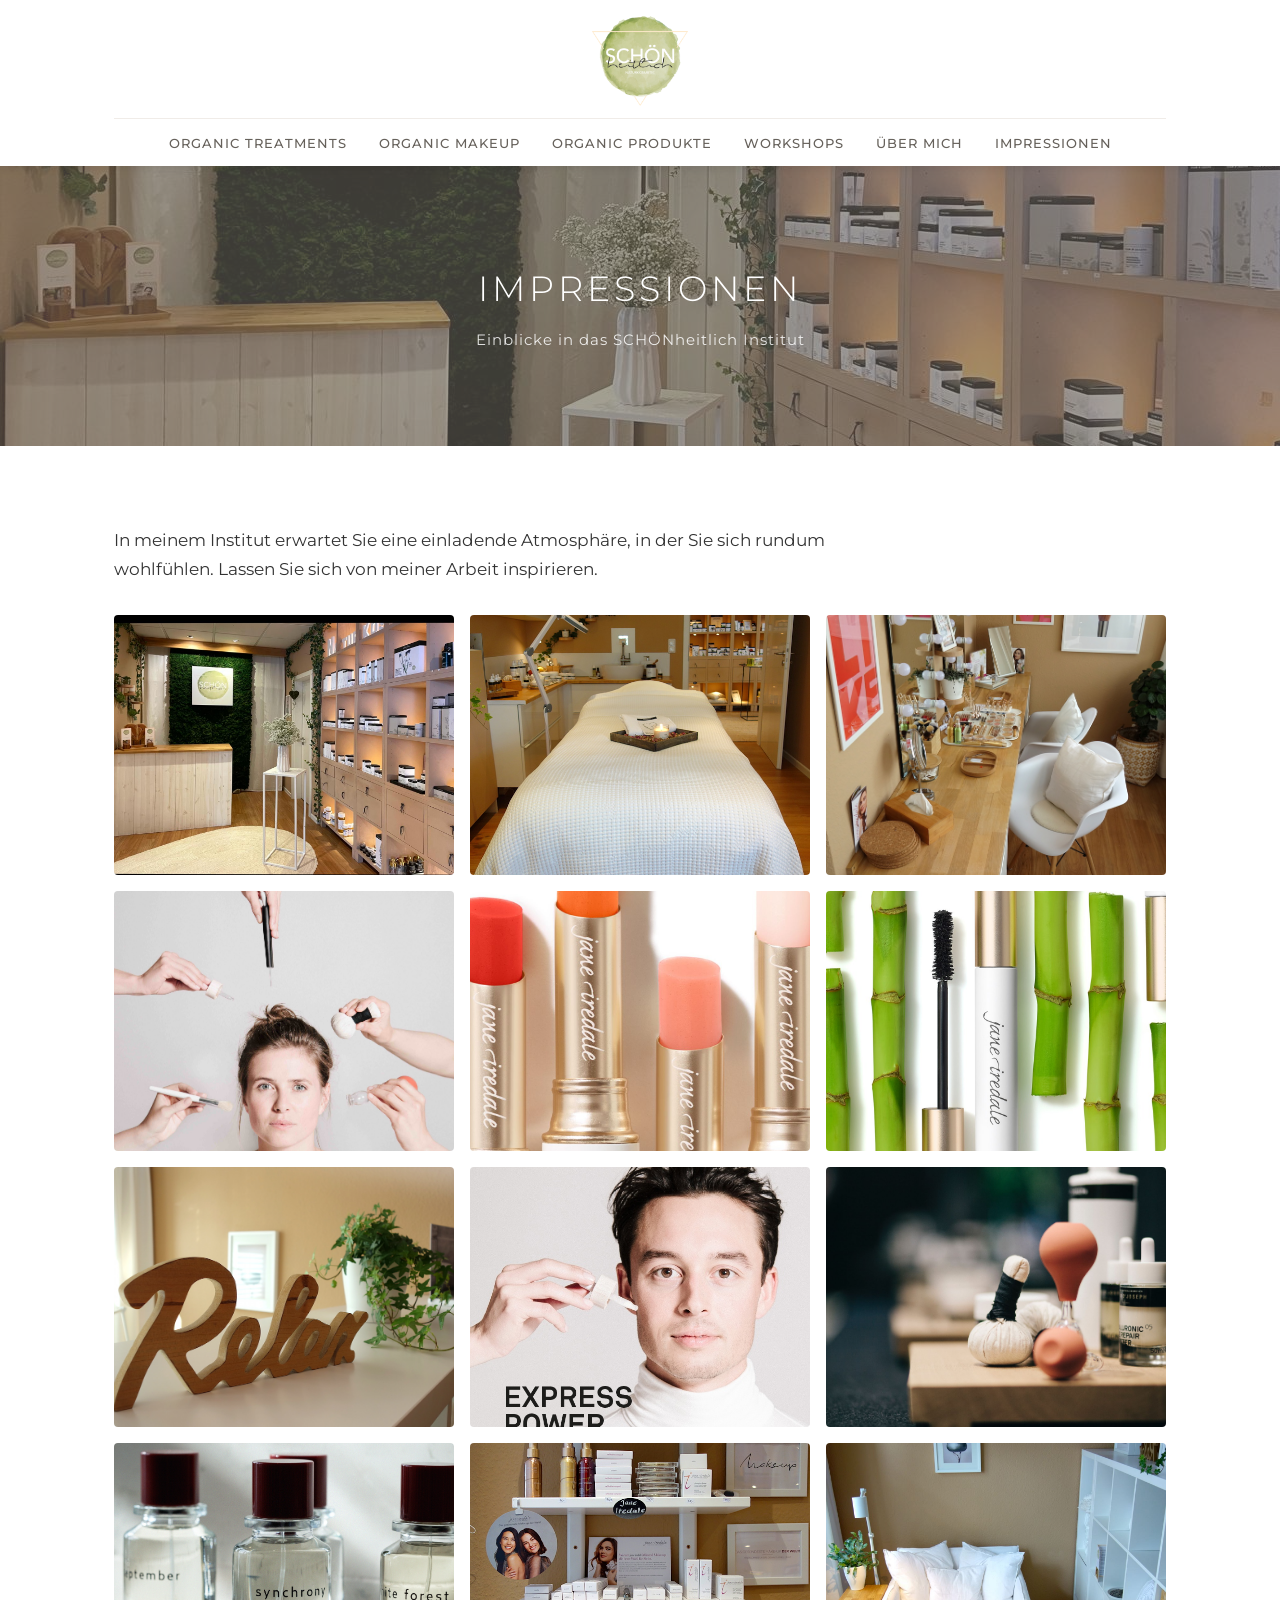
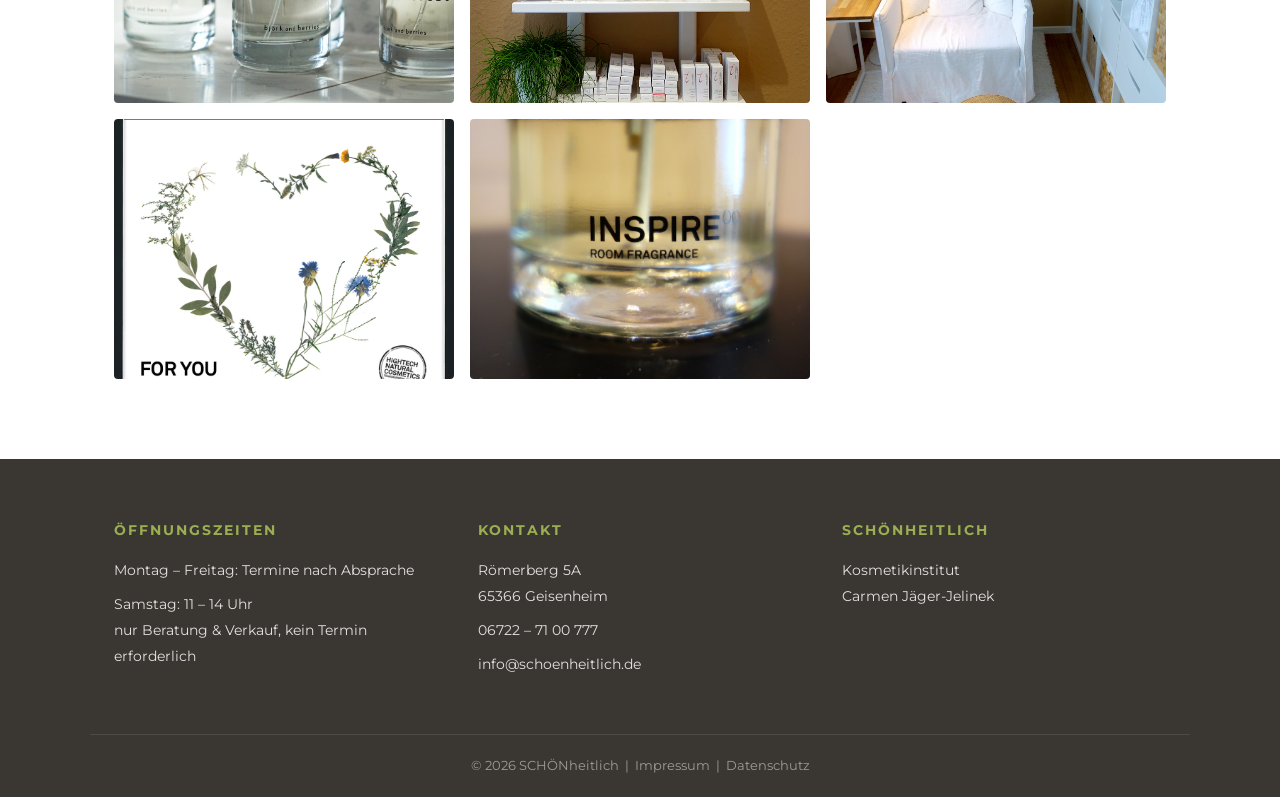
<file: impressionen.html>
<!DOCTYPE html>
<html lang="de">
<head>
  <meta charset="UTF-8" />
  <meta name="viewport" content="width=device-width, initial-scale=1.0" />
  <title>Impressionen – SCHÖNheitlich</title>
  <link rel="preconnect" href="https://fonts.googleapis.com" />
  <link rel="preconnect" href="https://fonts.gstatic.com" crossorigin />
  <link href="https://fonts.googleapis.com/css2?family=Montserrat:wght@300;400;500;600;700&display=swap" rel="stylesheet" />
  <link rel="stylesheet" href="style.css" />
</head>
<body>

  <nav class="navbar">
    <div class="nav-container" style="position:relative;">
      <a href="index.html" class="nav-logo">
        <img src="images/logo.svg" alt="SCHÖNheitlich Logo" onerror="this.style.display='none';this.nextElementSibling.style.display='inline'" />
        <span class="logo-fallback">SCHÖN<span style="color:var(--green)">heitlich</span></span>
      </a>
      <button class="nav-toggle" onclick="toggleMenu()">☰</button>
      <ul class="nav-links" id="navLinks">
        <li><a href="behandlungen.html">Organic Treatments</a></li>
        <li><a href="makeup.html">Organic Makeup</a></li>
        <li><a href="produkte.html">Organic Produkte</a></li>
        <li><a href="workshops.html">Workshops</a></li>
        <li><a href="ueber-mich.html">Über mich</a></li>
        <li><a href="impressionen.html">Impressionen</a></li>
      </ul>
    </div>
  </nav>

  <div class="page-header-img"><div class="overlay"></div><div class="page-header-content">
    <h1>Impressionen</h1>
    <p>Einblicke in das SCHÖNheitlich Institut</p>
  </div></div>

  <section class="section section-light">
    <div class="container">
      <p style="max-width:780px; font-size:1.05rem;">
        In meinem Institut erwartet Sie eine einladende Atmosphäre, in der Sie sich rundum wohlfühlen. Lassen Sie sich von meiner Arbeit inspirieren.
      </p>
      <div class="gallery-grid" style="margin-top:32px;">
        <img src="images/impressions/impression-1.jpg" alt="SCHÖNheitlich Institut" />
        <img src="images/impressions/impression-2.jpg" alt="SCHÖNheitlich Institut" />
        <img src="images/impressions/impression-3.jpg" alt="SCHÖNheitlich Institut" />
        <img src="images/impressions/impression-4.jpg" alt="SCHÖNheitlich Institut" />
        <img src="images/impressions/impression-5.jpg" alt="SCHÖNheitlich Institut" />
        <img src="images/impressions/impression-6.jpg" alt="SCHÖNheitlich Institut" />
        <img src="images/impressions/impression-7.jpg" alt="SCHÖNheitlich Institut" />
        <img src="images/impressions/impression-8.jpg" alt="SCHÖNheitlich Institut" />
        <img src="images/impressions/impression-9.jpg" alt="SCHÖNheitlich Institut" />
        <img src="images/impressions/impression-10.jpg" alt="SCHÖNheitlich Institut" />
        <img src="images/impressions/impression-11.jpg" alt="SCHÖNheitlich Institut" />
        <img src="images/impressions/impression-12.jpg" alt="SCHÖNheitlich Institut" />
        <img src="images/impressions/impression-13.jpg" alt="SCHÖNheitlich Institut" />
        <img src="images/impressions/impression-14.jpg" alt="SCHÖNheitlich Institut" />
      </div>
    </div>
  </section>

  <footer class="footer">
    <div class="container footer-grid">
      <div class="footer-col">
        <h3>Öffnungszeiten</h3>
        <p>Montag – Freitag: Termine nach Absprache</p>
        <p>Samstag: 11 – 14 Uhr<br/>nur Beratung & Verkauf, kein Termin erforderlich</p>
      </div>
      <div class="footer-col">
        <h3>Kontakt</h3>
        <p>Römerberg 5A<br/>65366 Geisenheim</p>
        <p><a href="tel:+4967227100777">06722 – 71 00 777</a></p>
        <p><a href="mailto:info@schoenheitlich.de">info@schoenheitlich.de</a></p>
      </div>
      <div class="footer-col">
        <h3>SCHÖNheitlich</h3>
        <p>Kosmetikinstitut<br/>Carmen Jäger-Jelinek</p>
      </div>
    </div>
    <div class="footer-bottom">
      <p>© 2026 SCHÖNheitlich &nbsp;|&nbsp; <a href="impressum.html">Impressum</a> &nbsp;|&nbsp; <a href="datenschutz.html">Datenschutz</a></p>
    </div>
  </footer>

  <script>function toggleMenu() { document.getElementById('navLinks').classList.toggle('open'); }</script>
</body>
</html>
</file>
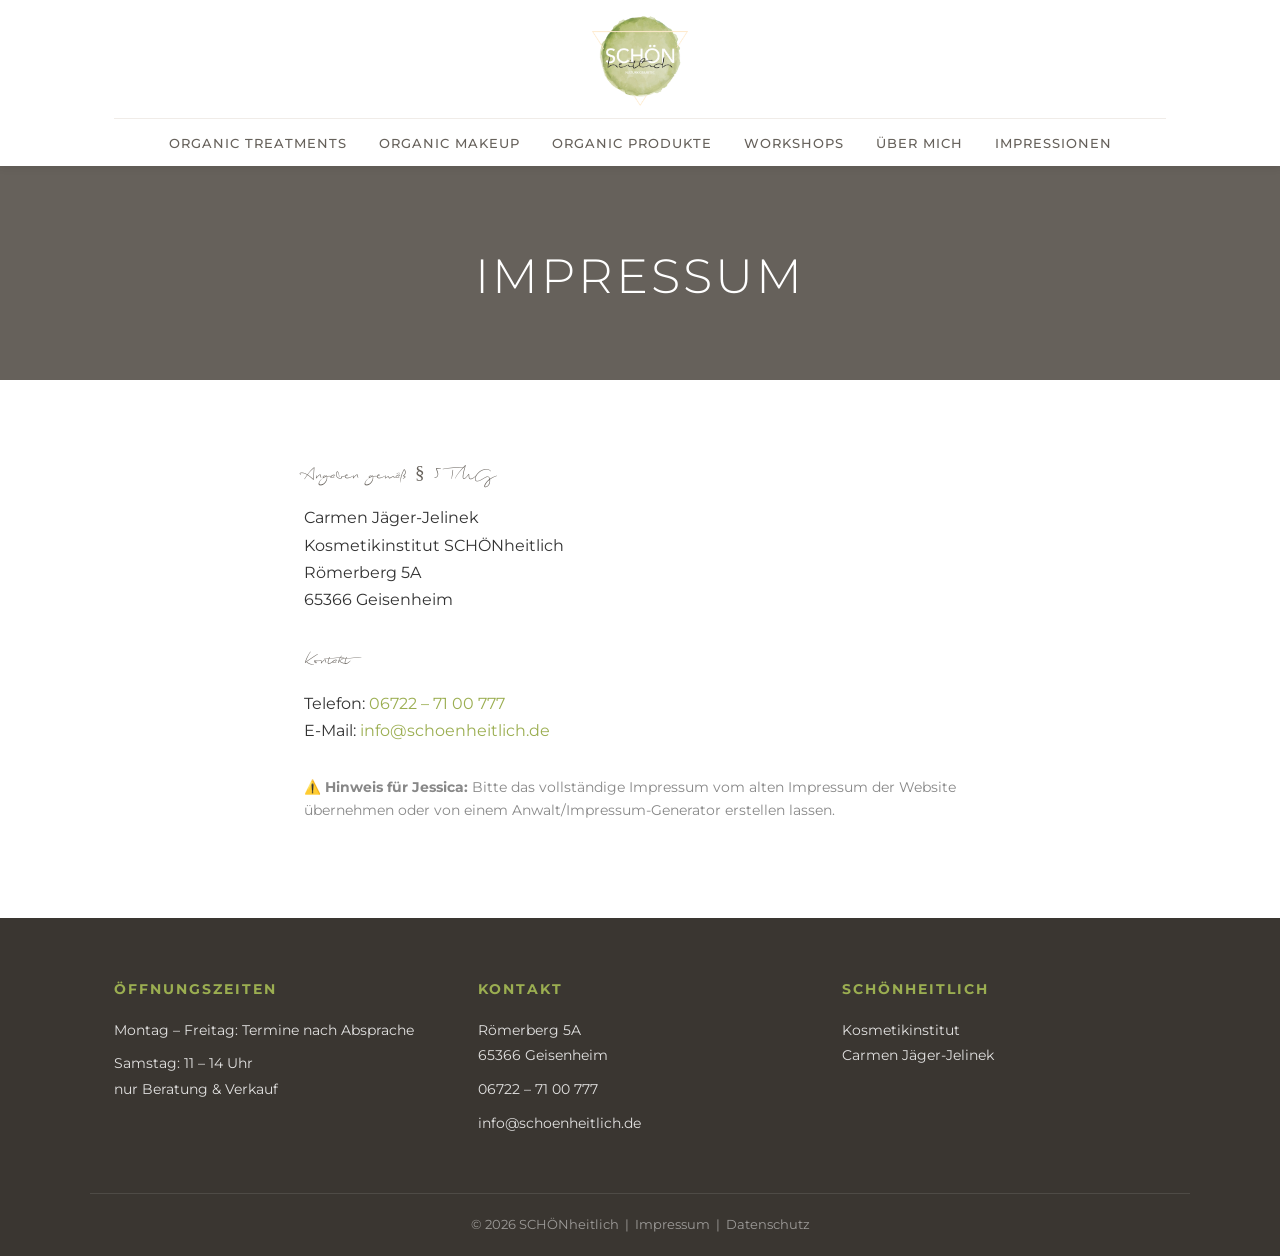
<file: impressum.html>
<!DOCTYPE html>
<html lang="de">
<head>
  <meta charset="UTF-8" />
  <meta name="viewport" content="width=device-width, initial-scale=1.0" />
  <title>Impressum – SCHÖNheitlich</title>
  <link rel="preconnect" href="https://fonts.googleapis.com" />
  <link rel="preconnect" href="https://fonts.gstatic.com" crossorigin />
  <link href="https://fonts.googleapis.com/css2?family=Montserrat:wght@300;400;500;600;700&display=swap" rel="stylesheet" />
  <link rel="stylesheet" href="style.css" />
</head>
<body>

  <nav class="navbar">
    <div class="nav-container" style="position:relative;">
      <a href="index.html" class="nav-logo">
        <img src="images/logo.svg" alt="SCHÖNheitlich Logo" onerror="this.style.display='none';this.nextElementSibling.style.display='inline'" />
        <span class="logo-fallback">SCHÖN<span style="color:var(--green)">heitlich</span></span>
      </a>
      <button class="nav-toggle" onclick="toggleMenu()">☰</button>
      <ul class="nav-links" id="navLinks">
        <li><a href="behandlungen.html">Organic Treatments</a></li>
        <li><a href="makeup.html">Organic Makeup</a></li>
        <li><a href="produkte.html">Organic Produkte</a></li>
        <li><a href="workshops.html">Workshops</a></li>
        <li><a href="ueber-mich.html">Über mich</a></li>
        <li><a href="impressionen.html">Impressionen</a></li>
      </ul>
    </div>
  </nav>

  <div class="page-header">
    <h1>Impressum</h1>
  </div>

  <section class="section section-light">
    <div class="container" style="max-width:720px;">
      <h2 style="font-size:1.2rem; margin-bottom:12px;">Angaben gemäß § 5 TMG</h2>
      <p>Carmen Jäger-Jelinek<br/>
      Kosmetikinstitut SCHÖNheitlich<br/>
      Römerberg 5A<br/>
      65366 Geisenheim</p>

      <h2 style="font-size:1.2rem; margin:32px 0 12px;">Kontakt</h2>
      <p>Telefon: <a href="tel:+4967227100777">06722 – 71 00 777</a><br/>
      E-Mail: <a href="mailto:info@schoenheitlich.de">info@schoenheitlich.de</a></p>

      <p style="margin-top:32px; font-size:0.85rem; color:#888;">
        ⚠️ <strong>Hinweis für Jessica:</strong> Bitte das vollständige Impressum vom alten Impressum der Website übernehmen oder von einem Anwalt/Impressum-Generator erstellen lassen.
      </p>
    </div>
  </section>

  <footer class="footer">
    <div class="container footer-grid">
      <div class="footer-col">
        <h3>Öffnungszeiten</h3>
        <p>Montag – Freitag: Termine nach Absprache</p>
        <p>Samstag: 11 – 14 Uhr<br/>nur Beratung & Verkauf</p>
      </div>
      <div class="footer-col">
        <h3>Kontakt</h3>
        <p>Römerberg 5A<br/>65366 Geisenheim</p>
        <p><a href="tel:+4967227100777">06722 – 71 00 777</a></p>
        <p><a href="mailto:info@schoenheitlich.de">info@schoenheitlich.de</a></p>
      </div>
      <div class="footer-col">
        <h3>SCHÖNheitlich</h3>
        <p>Kosmetikinstitut<br/>Carmen Jäger-Jelinek</p>
      </div>
    </div>
    <div class="footer-bottom">
      <p>© 2026 SCHÖNheitlich &nbsp;|&nbsp; <a href="impressum.html">Impressum</a> &nbsp;|&nbsp; <a href="datenschutz.html">Datenschutz</a></p>
    </div>
  </footer>

  <script>function toggleMenu() { document.getElementById('navLinks').classList.toggle('open'); }</script>
</body>
</html>
</file>
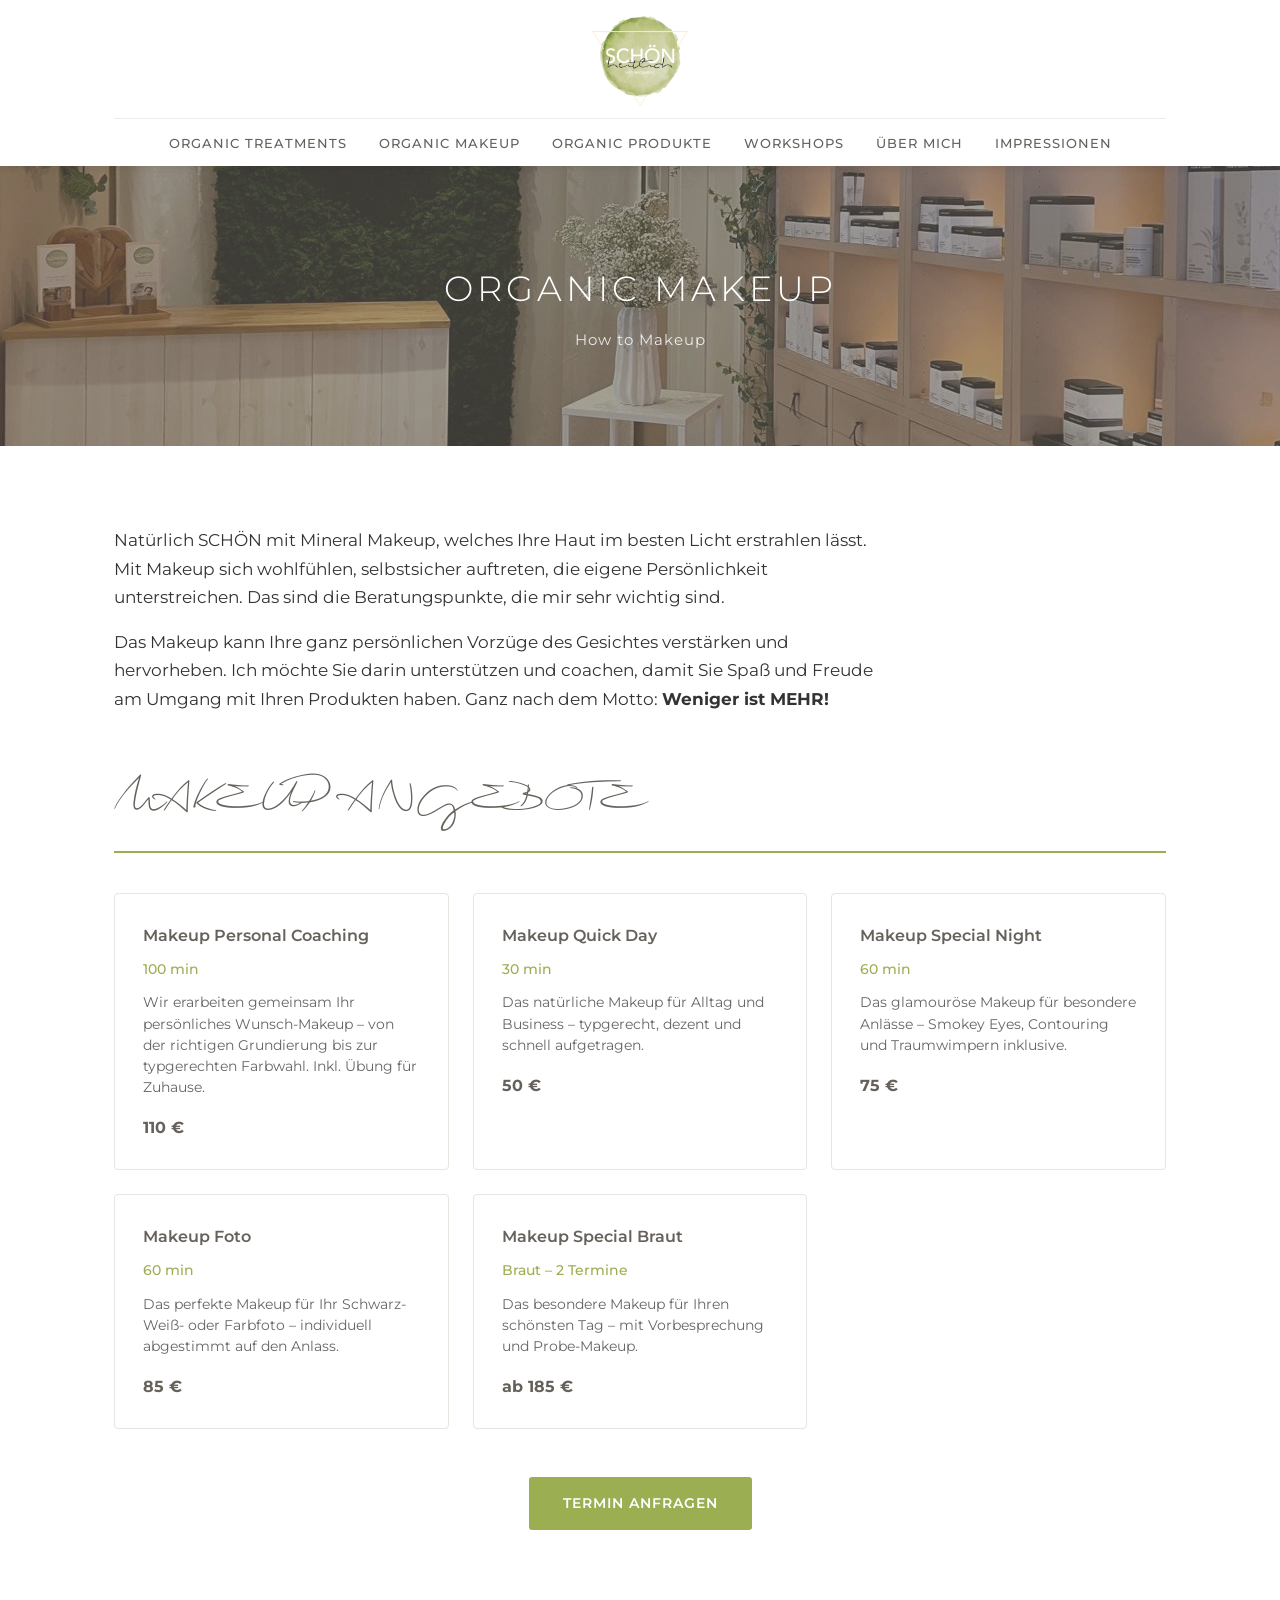
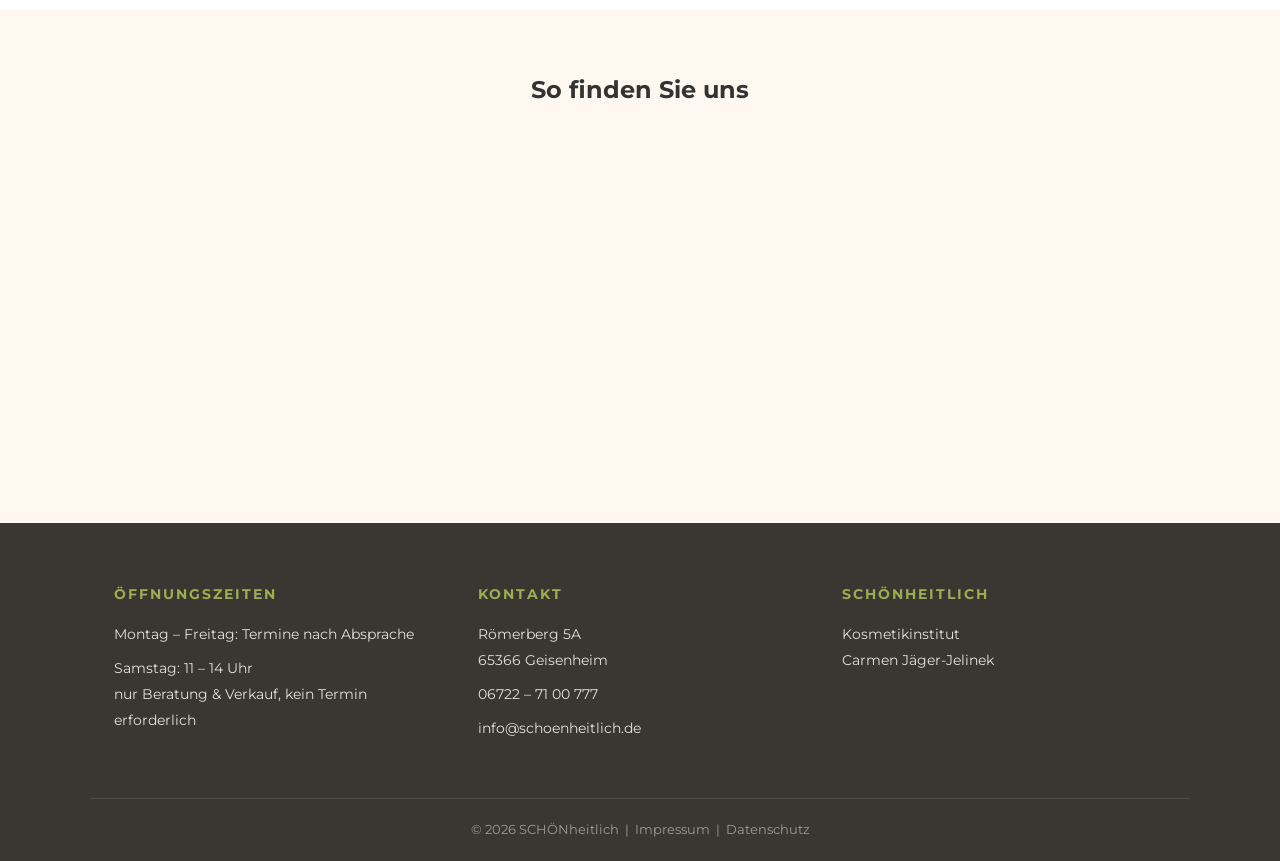
<file: makeup.html>
<!DOCTYPE html>
<html lang="de">
<head>
  <meta charset="UTF-8" />
  <meta name="viewport" content="width=device-width, initial-scale=1.0" />
  <title>Organic Makeup – SCHÖNheitlich</title>
  <link rel="preconnect" href="https://fonts.googleapis.com" />
  <link rel="preconnect" href="https://fonts.gstatic.com" crossorigin />
  <link href="https://fonts.googleapis.com/css2?family=Montserrat:wght@300;400;500;600;700&display=swap" rel="stylesheet" />
  <link rel="stylesheet" href="style.css" />
</head>
<body>

  <nav class="navbar">
    <div class="nav-container" style="position:relative;">
      <a href="index.html" class="nav-logo">
        <img src="images/logo.svg" alt="SCHÖNheitlich Logo" onerror="this.style.display='none';this.nextElementSibling.style.display='inline'" />
        <span class="logo-fallback">SCHÖN<span style="color:var(--green)">heitlich</span></span>
      </a>
      <button class="nav-toggle" onclick="toggleMenu()">☰</button>
      <ul class="nav-links" id="navLinks">
        <li><a href="behandlungen.html">Organic Treatments</a></li>
        <li><a href="makeup.html">Organic Makeup</a></li>
        <li><a href="produkte.html">Organic Produkte</a></li>
        <li><a href="workshops.html">Workshops</a></li>
        <li><a href="ueber-mich.html">Über mich</a></li>
        <li><a href="impressionen.html">Impressionen</a></li>
      </ul>
    </div>
  </nav>

  <div class="page-header-img"><div class="overlay"></div><div class="page-header-content">
    <h1>Organic Makeup</h1>
    <p>How to Makeup</p>
  </div></div>

  <section class="section section-light">
    <div class="container">
      <p style="max-width:780px; font-size:1.05rem;">
        Natürlich SCHÖN mit Mineral Makeup, welches Ihre Haut im besten Licht erstrahlen lässt. Mit Makeup sich wohlfühlen, selbstsicher auftreten, die eigene Persönlichkeit unterstreichen. Das sind die Beratungspunkte, die mir sehr wichtig sind.
      </p>
      <p style="max-width:780px; font-size:1.05rem; margin-top:16px;">
        Das Makeup kann Ihre ganz persönlichen Vorzüge des Gesichtes verstärken und hervorheben. Ich möchte Sie darin unterstützen und coachen, damit Sie Spaß und Freude am Umgang mit Ihren Produkten haben. Ganz nach dem Motto: <strong>Weniger ist MEHR!</strong>
      </p>

      <h2 class="category-title">Makeup Angebote</h2>
      <div class="service-grid">

        <div class="service-card">
          <h3>Makeup Personal Coaching</h3>
          <span class="duration">100 min</span>
          <p class="desc">Wir erarbeiten gemeinsam Ihr persönliches Wunsch-Makeup – von der richtigen Grundierung bis zur typgerechten Farbwahl. Inkl. Übung für Zuhause.</p>
          <span class="price">110 €</span>
        </div>

        <div class="service-card">
          <h3>Makeup Quick Day</h3>
          <span class="duration">30 min</span>
          <p class="desc">Das natürliche Makeup für Alltag und Business – typgerecht, dezent und schnell aufgetragen.</p>
          <span class="price">50 €</span>
        </div>

        <div class="service-card">
          <h3>Makeup Special Night</h3>
          <span class="duration">60 min</span>
          <p class="desc">Das glamouröse Makeup für besondere Anlässe – Smokey Eyes, Contouring und Traumwimpern inklusive.</p>
          <span class="price">75 €</span>
        </div>

        <div class="service-card">
          <h3>Makeup Foto</h3>
          <span class="duration">60 min</span>
          <p class="desc">Das perfekte Makeup für Ihr Schwarz-Weiß- oder Farbfoto – individuell abgestimmt auf den Anlass.</p>
          <span class="price">85 €</span>
        </div>

        <div class="service-card">
          <h3>Makeup Special Braut</h3>
          <span class="duration">Braut – 2 Termine</span>
          <p class="desc">Das besondere Makeup für Ihren schönsten Tag – mit Vorbesprechung und Probe-Makeup.</p>
          <span class="price">ab 185 €</span>
        </div>

      </div>

      <div style="margin-top:48px; text-align:center;">
        <a href="mailto:info@schoenheitlich.de?subject=Makeup Terminanfrage" class="btn btn-primary">Termin anfragen</a>
      </div>
    </div>
  </section>

  <!-- GOOGLE MAPS -->
  <section class="map-section">
    <div class="container">
      <h2>So finden Sie uns</h2>
    </div>
    <div class="map-wrapper">
      <iframe src="https://maps.google.com/maps?q=R%C3%B6merberg+5A%2C+65366+Geisenheim%2C+Deutschland&output=embed&z=15&hl=de" loading="lazy" title="SCHÖNheitlich auf Google Maps"></iframe>
    </div>
  </section>

  <footer class="footer">
    <div class="container footer-grid">
      <div class="footer-col">
        <h3>Öffnungszeiten</h3>
        <p>Montag – Freitag: Termine nach Absprache</p>
        <p>Samstag: 11 – 14 Uhr<br/>nur Beratung & Verkauf, kein Termin erforderlich</p>
      </div>
      <div class="footer-col">
        <h3>Kontakt</h3>
        <p>Römerberg 5A<br/>65366 Geisenheim</p>
        <p><a href="tel:+4967227100777">06722 – 71 00 777</a></p>
        <p><a href="mailto:info@schoenheitlich.de">info@schoenheitlich.de</a></p>
      </div>
      <div class="footer-col">
        <h3>SCHÖNheitlich</h3>
        <p>Kosmetikinstitut<br/>Carmen Jäger-Jelinek</p>
      </div>
    </div>
    <div class="footer-bottom">
      <p>© 2026 SCHÖNheitlich &nbsp;|&nbsp; <a href="impressum.html">Impressum</a> &nbsp;|&nbsp; <a href="datenschutz.html">Datenschutz</a></p>
    </div>
  </footer>

  <script>function toggleMenu() { document.getElementById('navLinks').classList.toggle('open'); }</script>
</body>
</html>
</file>
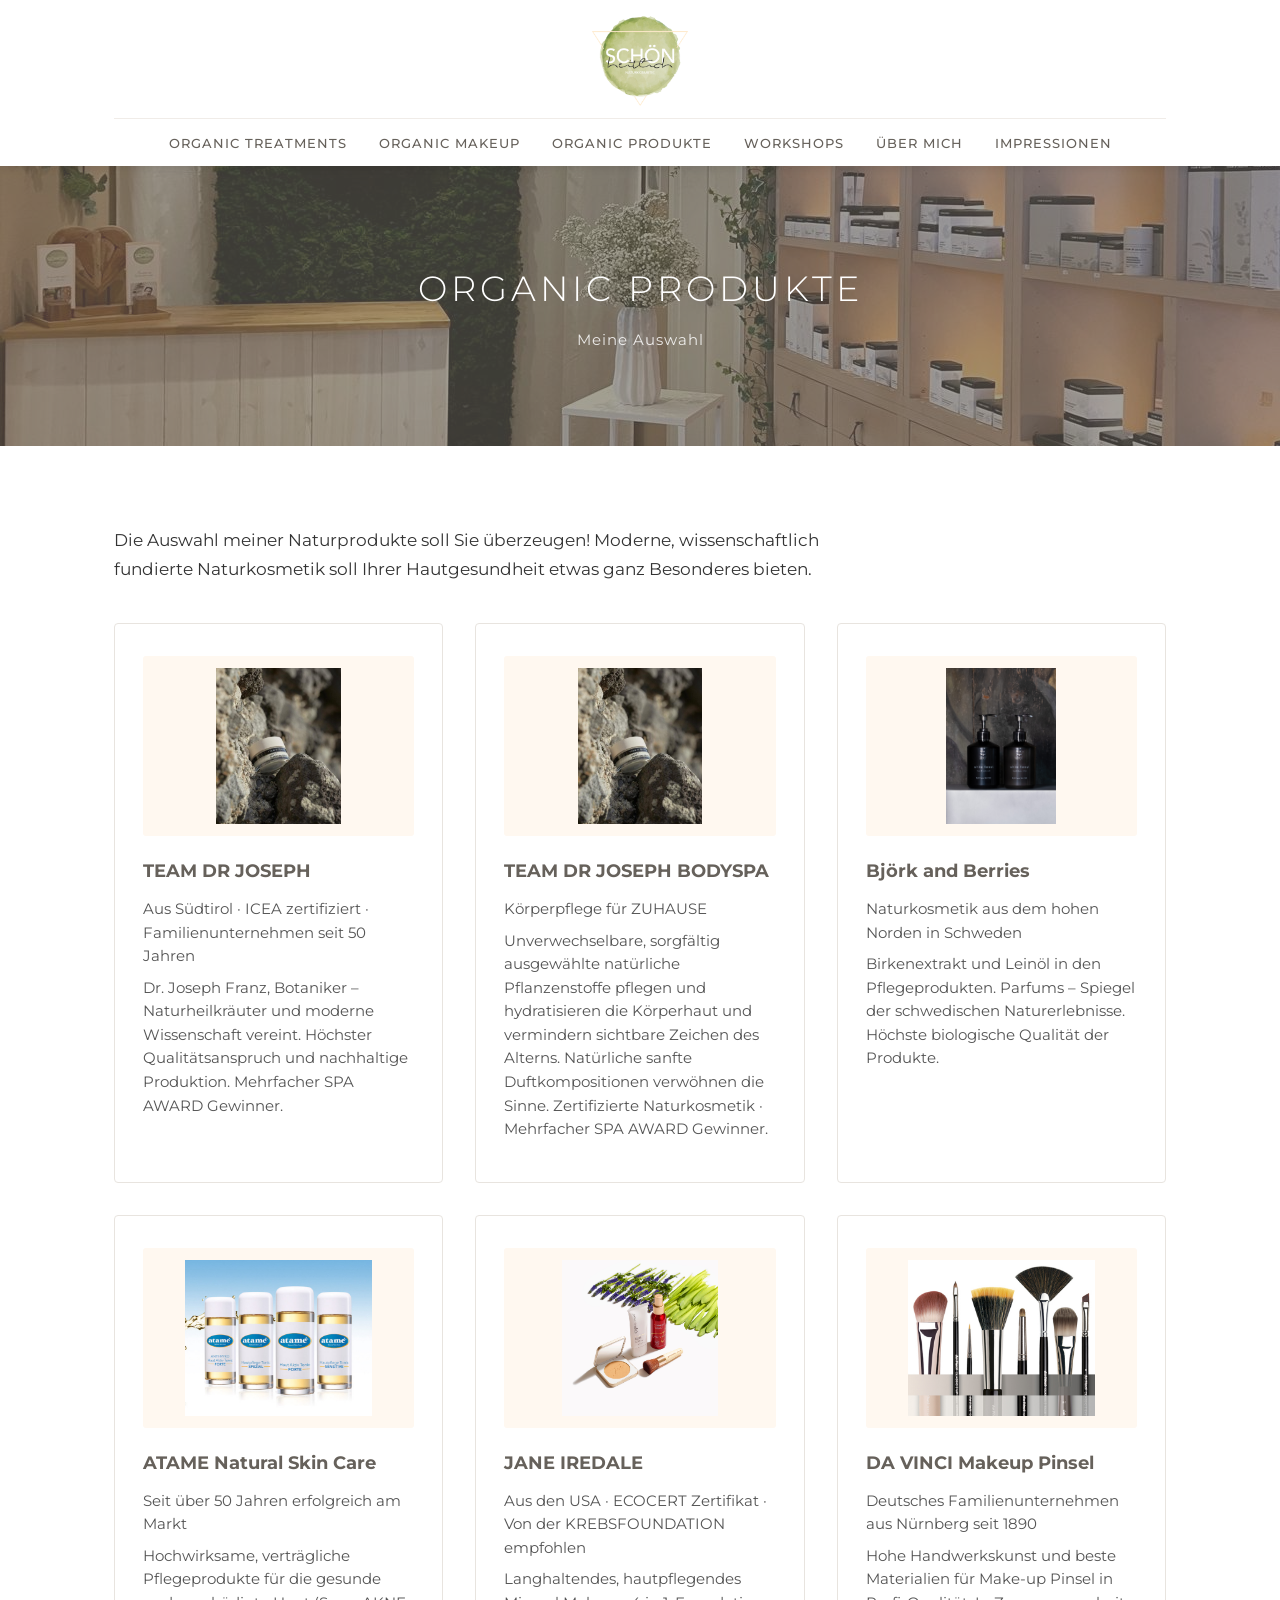
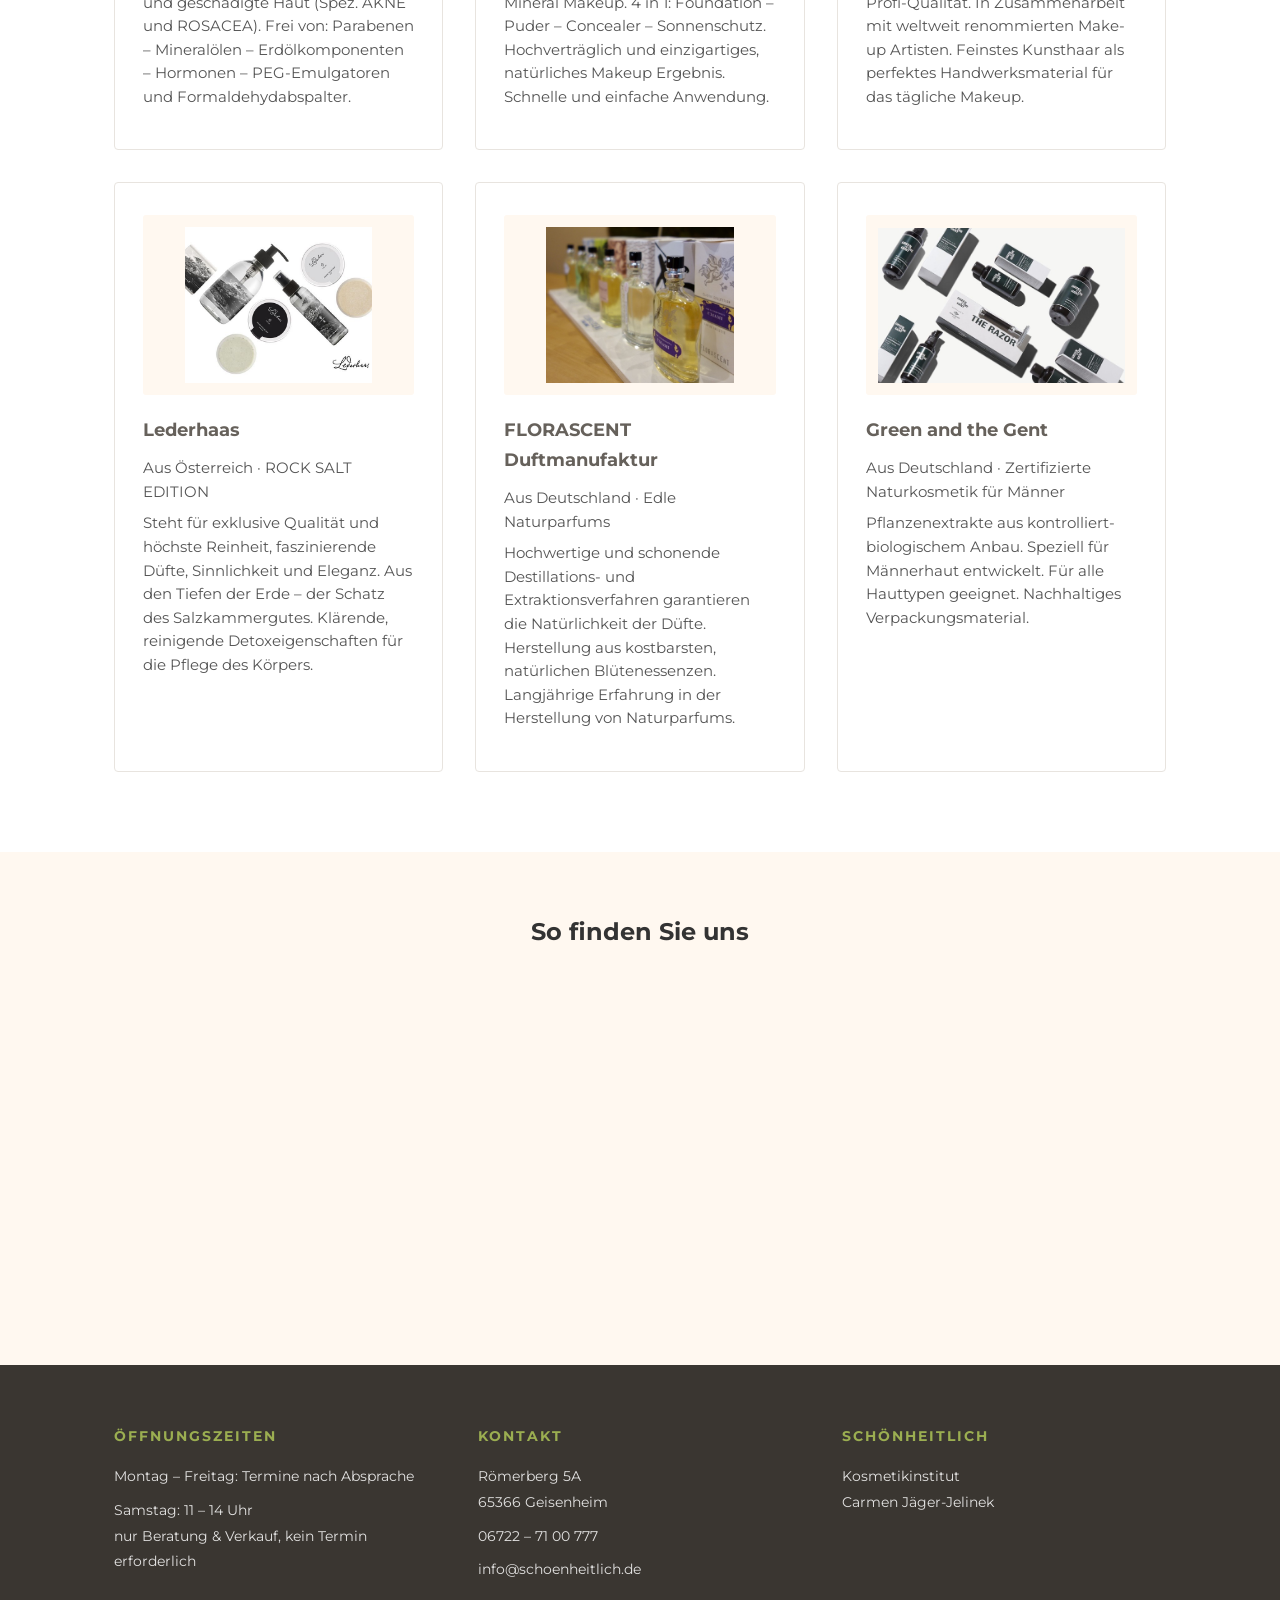
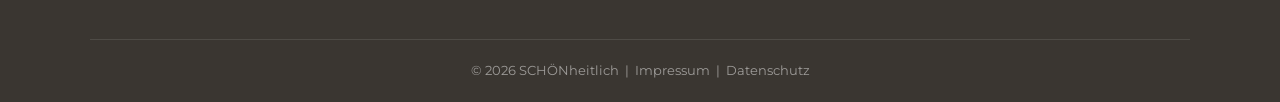
<file: produkte.html>
<!DOCTYPE html>
<html lang="de">
<head>
  <meta charset="UTF-8" />
  <meta name="viewport" content="width=device-width, initial-scale=1.0" />
  <title>Organic Produkte – SCHÖNheitlich</title>
  <link rel="preconnect" href="https://fonts.googleapis.com" />
  <link rel="preconnect" href="https://fonts.gstatic.com" crossorigin />
  <link href="https://fonts.googleapis.com/css2?family=Montserrat:wght@300;400;500;600;700&display=swap" rel="stylesheet" />
  <link rel="stylesheet" href="style.css" />
</head>
<body>

  <nav class="navbar">
    <div class="nav-container" style="position:relative;">
      <a href="index.html" class="nav-logo">
        <img src="images/logo.svg" alt="SCHÖNheitlich Logo" onerror="this.style.display='none';this.nextElementSibling.style.display='inline'" />
        <span class="logo-fallback">SCHÖN<span style="color:var(--green)">heitlich</span></span>
      </a>
      <button class="nav-toggle" onclick="toggleMenu()">☰</button>
      <ul class="nav-links" id="navLinks">
        <li><a href="behandlungen.html">Organic Treatments</a></li>
        <li><a href="makeup.html">Organic Makeup</a></li>
        <li><a href="produkte.html">Organic Produkte</a></li>
        <li><a href="workshops.html">Workshops</a></li>
        <li><a href="ueber-mich.html">Über mich</a></li>
        <li><a href="impressionen.html">Impressionen</a></li>
      </ul>
    </div>
  </nav>

  <div class="page-header-img"><div class="overlay"></div><div class="page-header-content">
    <h1>Organic Produkte</h1>
    <p>Meine Auswahl</p>
  </div></div>

  <section class="section section-light">
    <div class="container">
      <p style="max-width:780px; font-size:1.05rem;">
        Die Auswahl meiner Naturprodukte soll Sie überzeugen! Moderne, wissenschaftlich fundierte Naturkosmetik soll Ihrer Hautgesundheit etwas ganz Besonderes bieten.
      </p>

      <div class="product-grid">

        <div class="product-card">
          <img src="images/products-joseph-1.jpg" alt="Team Dr Joseph" onerror="this.style.display='none'" />
          <h3>TEAM DR JOSEPH</h3>
          <p>Aus Südtirol · ICEA zertifiziert · Familienunternehmen seit 50 Jahren</p>
          <p>Dr. Joseph Franz, Botaniker – Naturheilkräuter und moderne Wissenschaft vereint. Höchster Qualitätsanspruch und nachhaltige Produktion. Mehrfacher SPA AWARD Gewinner.</p>
        </div>

        <div class="product-card">
          <img src="images/products-joseph-1.jpg" alt="Team Dr Joseph Bodyspa" onerror="this.style.display='none'" />
          <h3>TEAM DR JOSEPH BODYSPA</h3>
          <p>Körperpflege für ZUHAUSE</p>
          <p>Unverwechselbare, sorgfältig ausgewählte natürliche Pflanzenstoffe pflegen und hydratisieren die Körperhaut und vermindern sichtbare Zeichen des Alterns. Natürliche sanfte Duftkompositionen verwöhnen die Sinne. Zertifizierte Naturkosmetik · Mehrfacher SPA AWARD Gewinner.</p>
        </div>

        <div class="product-card">
          <img src="images/products-boerk.jpg" alt="Björk and Berries" onerror="this.style.display='none'" />
          <h3>Björk and Berries</h3>
          <p>Naturkosmetik aus dem hohen Norden in Schweden</p>
          <p>Birkenextrakt und Leinöl in den Pflegeprodukten. Parfums – Spiegel der schwedischen Naturerlebnisse. Höchste biologische Qualität der Produkte.</p>
        </div>

        <div class="product-card">
          <img src="images/products-atame.jpg" alt="Atame Natural Skin Care" onerror="this.style.display='none'" />
          <h3>ATAME Natural Skin Care</h3>
          <p>Seit über 50 Jahren erfolgreich am Markt</p>
          <p>Hochwirksame, verträgliche Pflegeprodukte für die gesunde und geschädigte Haut (Spez. AKNE und ROSACEA). Frei von: Parabenen – Mineralölen – Erdölkomponenten – Hormonen – PEG-Emulgatoren und Formaldehydabspalter.</p>
        </div>

        <div class="product-card">
          <img src="images/products-jane.jpg" alt="Jane Iredale" onerror="this.style.display='none'" />
          <h3>JANE IREDALE</h3>
          <p>Aus den USA · ECOCERT Zertifikat · Von der KREBSFOUNDATION empfohlen</p>
          <p>Langhaltendes, hautpflegendes Mineral Makeup. 4 in 1: Foundation – Puder – Concealer – Sonnenschutz. Hochverträglich und einzigartiges, natürliches Makeup Ergebnis. Schnelle und einfache Anwendung.</p>
        </div>

        <div class="product-card">
          <img src="images/products-vinci.jpg" alt="Da Vinci Makeup Pinsel" onerror="this.style.display='none'" />
          <h3>DA VINCI Makeup Pinsel</h3>
          <p>Deutsches Familienunternehmen aus Nürnberg seit 1890</p>
          <p>Hohe Handwerkskunst und beste Materialien für Make-up Pinsel in Profi-Qualität. In Zusammenarbeit mit weltweit renommierten Make-up Artisten. Feinstes Kunsthaar als perfektes Handwerksmaterial für das tägliche Makeup.</p>
        </div>

        <div class="product-card">
          <img src="images/products-lederhaas.jpg" alt="Lederhaas" onerror="this.style.display='none'" />
          <h3>Lederhaas</h3>
          <p>Aus Österreich · ROCK SALT EDITION</p>
          <p>Steht für exklusive Qualität und höchste Reinheit, faszinierende Düfte, Sinnlichkeit und Eleganz. Aus den Tiefen der Erde – der Schatz des Salzkammergutes. Klärende, reinigende Detoxeigenschaften für die Pflege des Körpers.</p>
        </div>

        <div class="product-card">
          <img src="images/products-florascent.jpg" alt="Florascent" onerror="this.style.display='none'" />
          <h3>FLORASCENT Duftmanufaktur</h3>
          <p>Aus Deutschland · Edle Naturparfums</p>
          <p>Hochwertige und schonende Destillations- und Extraktionsverfahren garantieren die Natürlichkeit der Düfte. Herstellung aus kostbarsten, natürlichen Blütenessenzen. Langjährige Erfahrung in der Herstellung von Naturparfums.</p>
        </div>

        <div class="product-card">
          <img src="images/products-green-gent.jpg" alt="Green and the Gent" onerror="this.style.display='none'" />
          <h3>Green and the Gent</h3>
          <p>Aus Deutschland · Zertifizierte Naturkosmetik für Männer</p>
          <p>Pflanzenextrakte aus kontrolliert-biologischem Anbau. Speziell für Männerhaut entwickelt. Für alle Hauttypen geeignet. Nachhaltiges Verpackungsmaterial.</p>
        </div>

      </div>
    </div>
  </section>

  <!-- GOOGLE MAPS -->
  <section class="map-section">
    <div class="container">
      <h2>So finden Sie uns</h2>
    </div>
    <div class="map-wrapper">
      <iframe src="https://maps.google.com/maps?q=R%C3%B6merberg+5A%2C+65366+Geisenheim%2C+Deutschland&output=embed&z=15&hl=de" loading="lazy" title="SCHÖNheitlich auf Google Maps"></iframe>
    </div>
  </section>

  <footer class="footer">
    <div class="container footer-grid">
      <div class="footer-col">
        <h3>Öffnungszeiten</h3>
        <p>Montag – Freitag: Termine nach Absprache</p>
        <p>Samstag: 11 – 14 Uhr<br/>nur Beratung & Verkauf, kein Termin erforderlich</p>
      </div>
      <div class="footer-col">
        <h3>Kontakt</h3>
        <p>Römerberg 5A<br/>65366 Geisenheim</p>
        <p><a href="tel:+4967227100777">06722 – 71 00 777</a></p>
        <p><a href="mailto:info@schoenheitlich.de">info@schoenheitlich.de</a></p>
      </div>
      <div class="footer-col">
        <h3>SCHÖNheitlich</h3>
        <p>Kosmetikinstitut<br/>Carmen Jäger-Jelinek</p>
      </div>
    </div>
    <div class="footer-bottom">
      <p>© 2026 SCHÖNheitlich &nbsp;|&nbsp; <a href="impressum.html">Impressum</a> &nbsp;|&nbsp; <a href="datenschutz.html">Datenschutz</a></p>
    </div>
  </footer>

  <script>function toggleMenu() { document.getElementById('navLinks').classList.toggle('open'); }</script>
</body>
</html>
</file>
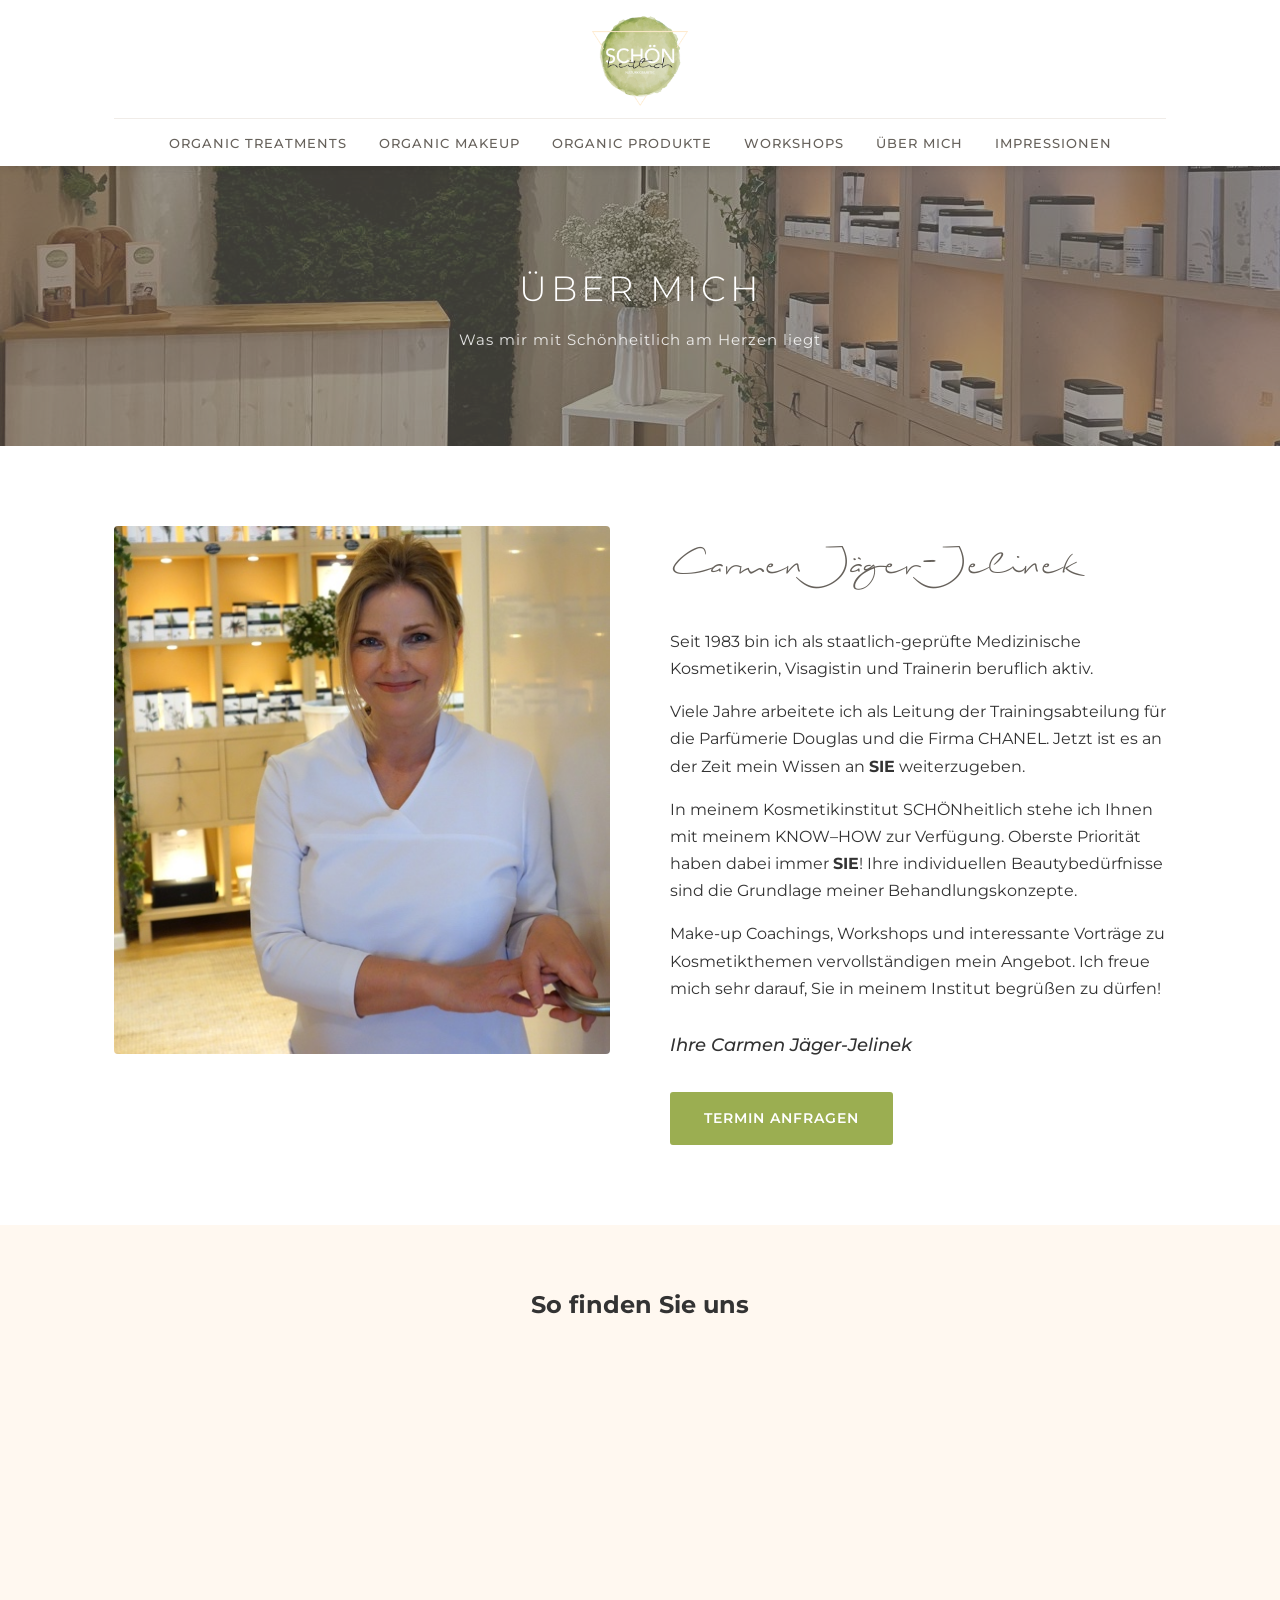
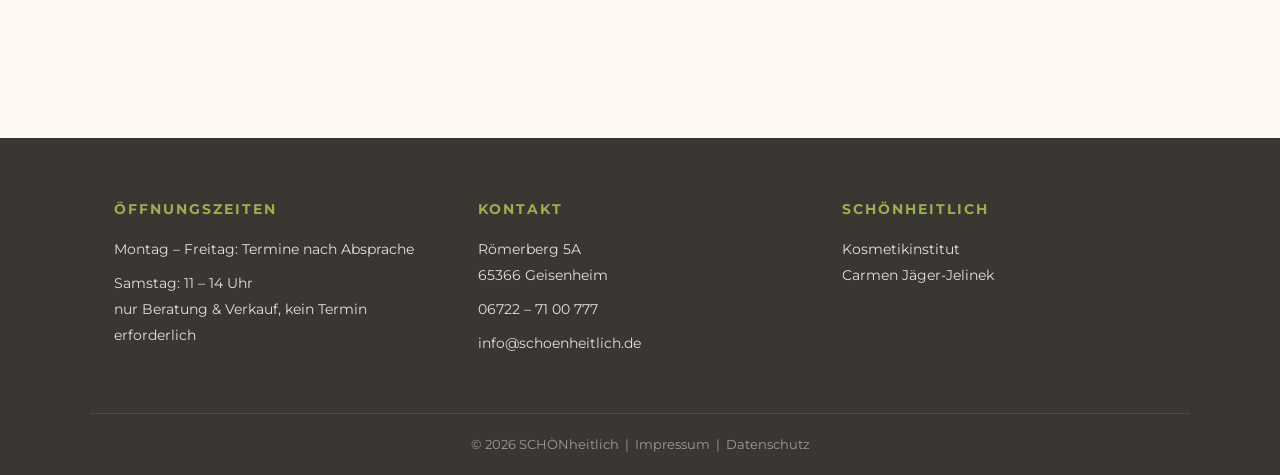
<file: ueber-mich.html>
<!DOCTYPE html>
<html lang="de">
<head>
  <meta charset="UTF-8" />
  <meta name="viewport" content="width=device-width, initial-scale=1.0" />
  <title>Über mich – SCHÖNheitlich</title>
  <link rel="preconnect" href="https://fonts.googleapis.com" />
  <link rel="preconnect" href="https://fonts.gstatic.com" crossorigin />
  <link href="https://fonts.googleapis.com/css2?family=Montserrat:wght@300;400;500;600;700&display=swap" rel="stylesheet" />
  <link rel="stylesheet" href="style.css" />
</head>
<body>

  <nav class="navbar">
    <div class="nav-container" style="position:relative;">
      <a href="index.html" class="nav-logo">
        <img src="images/logo.svg" alt="SCHÖNheitlich Logo" onerror="this.style.display='none';this.nextElementSibling.style.display='inline'" />
        <span class="logo-fallback">SCHÖN<span style="color:var(--green)">heitlich</span></span>
      </a>
      <button class="nav-toggle" onclick="toggleMenu()">☰</button>
      <ul class="nav-links" id="navLinks">
        <li><a href="behandlungen.html">Organic Treatments</a></li>
        <li><a href="makeup.html">Organic Makeup</a></li>
        <li><a href="produkte.html">Organic Produkte</a></li>
        <li><a href="workshops.html">Workshops</a></li>
        <li><a href="ueber-mich.html">Über mich</a></li>
        <li><a href="impressionen.html">Impressionen</a></li>
      </ul>
    </div>
  </nav>

  <div class="page-header-img"><div class="overlay"></div><div class="page-header-content">
    <h1>Über mich</h1>
    <p>Was mir mit Schönheitlich am Herzen liegt</p>
  </div></div>

  <section class="section section-light">
    <div class="container about-content">
      <div>
        <img src="images/about-me-1.jpg" alt="Carmen Jäger-Jelinek" onerror="this.style.display='none'" />
      </div>
      <div class="about-text">
        <h2>Carmen Jäger-Jelinek</h2>
        <p>Seit 1983 bin ich als staatlich-geprüfte Medizinische Kosmetikerin, Visagistin und Trainerin beruflich aktiv.</p>
        <p>Viele Jahre arbeitete ich als Leitung der Trainingsabteilung für die Parfümerie Douglas und die Firma CHANEL. Jetzt ist es an der Zeit mein Wissen an <strong>SIE</strong> weiterzugeben.</p>
        <p>In meinem Kosmetikinstitut SCHÖNheitlich stehe ich Ihnen mit meinem KNOW–HOW zur Verfügung. Oberste Priorität haben dabei immer <strong>SIE</strong>! Ihre individuellen Beautybedürfnisse sind die Grundlage meiner Behandlungskonzepte.</p>
        <p>Make-up Coachings, Workshops und interessante Vorträge zu Kosmetikthemen vervollständigen mein Angebot. Ich freue mich sehr darauf, Sie in meinem Institut begrüßen zu dürfen!</p>
        <p class="about-signature">Ihre Carmen Jäger-Jelinek</p>
        <div style="margin-top:32px;">
          <a href="mailto:info@schoenheitlich.de?subject=Terminanfrage" class="btn btn-primary">Termin anfragen</a>
        </div>
      </div>
    </div>
  </section>

  <!-- GOOGLE MAPS -->
  <section class="map-section">
    <div class="container">
      <h2>So finden Sie uns</h2>
    </div>
    <div class="map-wrapper">
      <iframe src="https://maps.google.com/maps?q=R%C3%B6merberg+5A%2C+65366+Geisenheim%2C+Deutschland&output=embed&z=15&hl=de" loading="lazy" title="SCHÖNheitlich auf Google Maps"></iframe>
    </div>
  </section>

  <footer class="footer">
    <div class="container footer-grid">
      <div class="footer-col">
        <h3>Öffnungszeiten</h3>
        <p>Montag – Freitag: Termine nach Absprache</p>
        <p>Samstag: 11 – 14 Uhr<br/>nur Beratung & Verkauf, kein Termin erforderlich</p>
      </div>
      <div class="footer-col">
        <h3>Kontakt</h3>
        <p>Römerberg 5A<br/>65366 Geisenheim</p>
        <p><a href="tel:+4967227100777">06722 – 71 00 777</a></p>
        <p><a href="mailto:info@schoenheitlich.de">info@schoenheitlich.de</a></p>
      </div>
      <div class="footer-col">
        <h3>SCHÖNheitlich</h3>
        <p>Kosmetikinstitut<br/>Carmen Jäger-Jelinek</p>
      </div>
    </div>
    <div class="footer-bottom">
      <p>© 2026 SCHÖNheitlich &nbsp;|&nbsp; <a href="impressum.html">Impressum</a> &nbsp;|&nbsp; <a href="datenschutz.html">Datenschutz</a></p>
    </div>
  </footer>

  <script>function toggleMenu() { document.getElementById('navLinks').classList.toggle('open'); }</script>
</body>
</html>
</file>
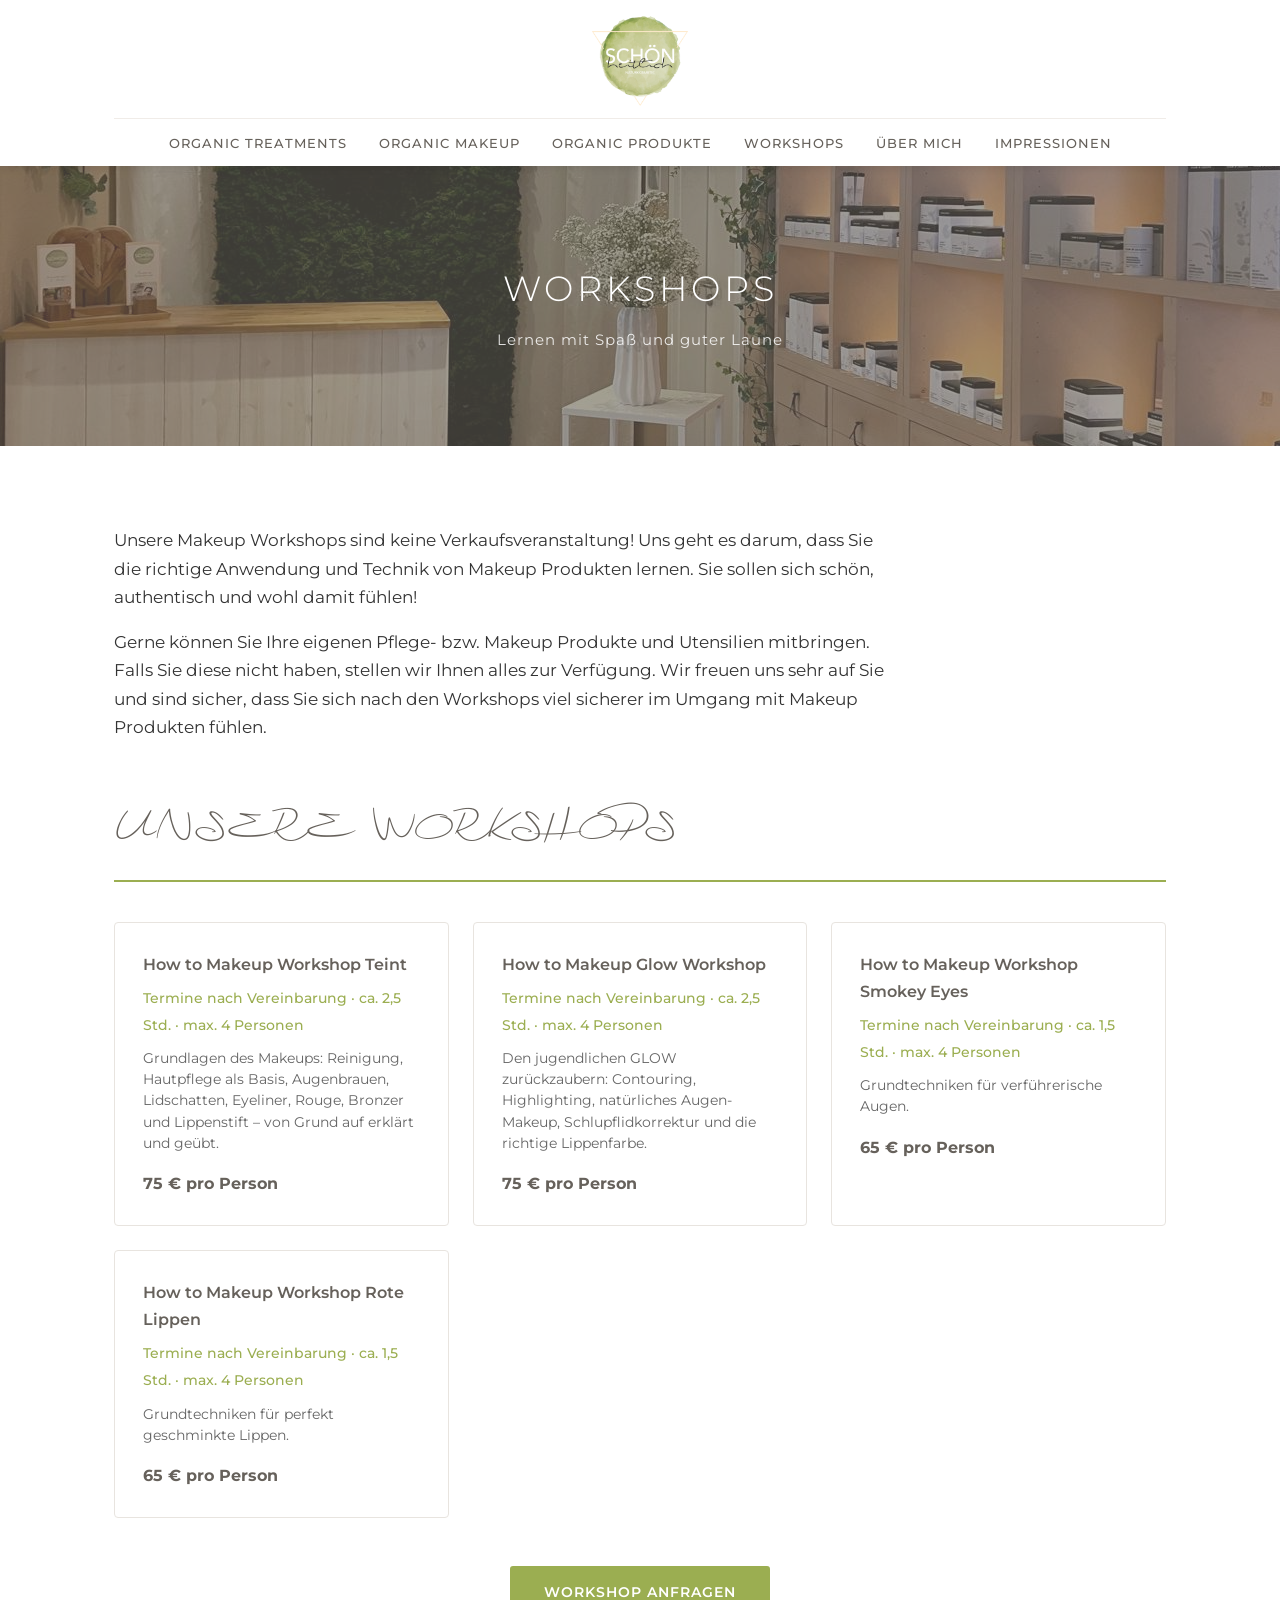
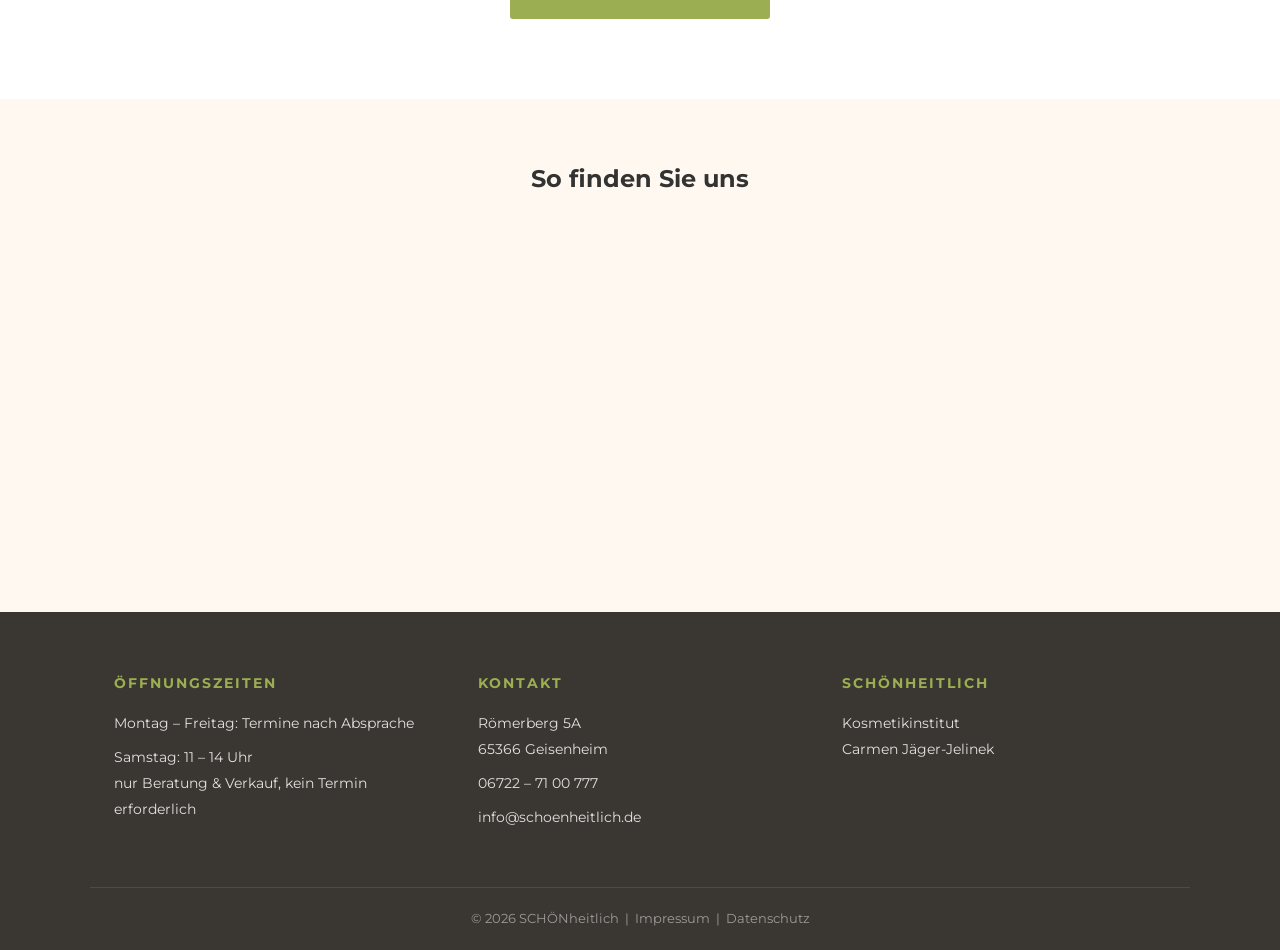
<file: workshops.html>
<!DOCTYPE html>
<html lang="de">
<head>
  <meta charset="UTF-8" />
  <meta name="viewport" content="width=device-width, initial-scale=1.0" />
  <title>Workshops – SCHÖNheitlich</title>
  <link rel="preconnect" href="https://fonts.googleapis.com" />
  <link rel="preconnect" href="https://fonts.gstatic.com" crossorigin />
  <link href="https://fonts.googleapis.com/css2?family=Montserrat:wght@300;400;500;600;700&display=swap" rel="stylesheet" />
  <link rel="stylesheet" href="style.css" />
</head>
<body>

  <nav class="navbar">
    <div class="nav-container" style="position:relative;">
      <a href="index.html" class="nav-logo">
        <img src="images/logo.svg" alt="SCHÖNheitlich Logo" onerror="this.style.display='none';this.nextElementSibling.style.display='inline'" />
        <span class="logo-fallback">SCHÖN<span style="color:var(--green)">heitlich</span></span>
      </a>
      <button class="nav-toggle" onclick="toggleMenu()">☰</button>
      <ul class="nav-links" id="navLinks">
        <li><a href="behandlungen.html">Organic Treatments</a></li>
        <li><a href="makeup.html">Organic Makeup</a></li>
        <li><a href="produkte.html">Organic Produkte</a></li>
        <li><a href="workshops.html">Workshops</a></li>
        <li><a href="ueber-mich.html">Über mich</a></li>
        <li><a href="impressionen.html">Impressionen</a></li>
      </ul>
    </div>
  </nav>

  <div class="page-header-img"><div class="overlay"></div><div class="page-header-content">
    <h1>Workshops</h1>
    <p>Lernen mit Spaß und guter Laune</p>
  </div></div>

  <section class="section section-light">
    <div class="container">
      <p style="max-width:780px; font-size:1.05rem;">
        Unsere Makeup Workshops sind keine Verkaufsveranstaltung! Uns geht es darum, dass Sie die richtige Anwendung und Technik von Makeup Produkten lernen. Sie sollen sich schön, authentisch und wohl damit fühlen!
      </p>
      <p style="max-width:780px; font-size:1.05rem; margin-top:16px;">
        Gerne können Sie Ihre eigenen Pflege- bzw. Makeup Produkte und Utensilien mitbringen. Falls Sie diese nicht haben, stellen wir Ihnen alles zur Verfügung. Wir freuen uns sehr auf Sie und sind sicher, dass Sie sich nach den Workshops viel sicherer im Umgang mit Makeup Produkten fühlen.
      </p>

      <h2 class="category-title">Unsere Workshops</h2>
      <div class="service-grid">

        <div class="service-card">
          <h3>How to Makeup Workshop Teint</h3>
          <span class="duration">Termine nach Vereinbarung · ca. 2,5 Std. · max. 4 Personen</span>
          <p class="desc">Grundlagen des Makeups: Reinigung, Hautpflege als Basis, Augenbrauen, Lidschatten, Eyeliner, Rouge, Bronzer und Lippenstift – von Grund auf erklärt und geübt.</p>
          <span class="price">75 € pro Person</span>
        </div>

        <div class="service-card">
          <h3>How to Makeup Glow Workshop</h3>
          <span class="duration">Termine nach Vereinbarung · ca. 2,5 Std. · max. 4 Personen</span>
          <p class="desc">Den jugendlichen GLOW zurückzaubern: Contouring, Highlighting, natürliches Augen-Makeup, Schlupflidkorrektur und die richtige Lippenfarbe.</p>
          <span class="price">75 € pro Person</span>
        </div>

        <div class="service-card">
          <h3>How to Makeup Workshop Smokey Eyes</h3>
          <span class="duration">Termine nach Vereinbarung · ca. 1,5 Std. · max. 4 Personen</span>
          <p class="desc">Grundtechniken für verführerische Augen.</p>
          <span class="price">65 € pro Person</span>
        </div>

        <div class="service-card">
          <h3>How to Makeup Workshop Rote Lippen</h3>
          <span class="duration">Termine nach Vereinbarung · ca. 1,5 Std. · max. 4 Personen</span>
          <p class="desc">Grundtechniken für perfekt geschminkte Lippen.</p>
          <span class="price">65 € pro Person</span>
        </div>

      </div>

      <div style="margin-top:48px; text-align:center;">
        <a href="mailto:info@schoenheitlich.de?subject=Workshop Anfrage" class="btn btn-primary">Workshop anfragen</a>
      </div>
    </div>
  </section>

  <!-- GOOGLE MAPS -->
  <section class="map-section">
    <div class="container">
      <h2>So finden Sie uns</h2>
    </div>
    <div class="map-wrapper">
      <iframe src="https://maps.google.com/maps?q=R%C3%B6merberg+5A%2C+65366+Geisenheim%2C+Deutschland&output=embed&z=15&hl=de" loading="lazy" title="SCHÖNheitlich auf Google Maps"></iframe>
    </div>
  </section>

  <footer class="footer">
    <div class="container footer-grid">
      <div class="footer-col">
        <h3>Öffnungszeiten</h3>
        <p>Montag – Freitag: Termine nach Absprache</p>
        <p>Samstag: 11 – 14 Uhr<br/>nur Beratung & Verkauf, kein Termin erforderlich</p>
      </div>
      <div class="footer-col">
        <h3>Kontakt</h3>
        <p>Römerberg 5A<br/>65366 Geisenheim</p>
        <p><a href="tel:+4967227100777">06722 – 71 00 777</a></p>
        <p><a href="mailto:info@schoenheitlich.de">info@schoenheitlich.de</a></p>
      </div>
      <div class="footer-col">
        <h3>SCHÖNheitlich</h3>
        <p>Kosmetikinstitut<br/>Carmen Jäger-Jelinek</p>
      </div>
    </div>
    <div class="footer-bottom">
      <p>© 2026 SCHÖNheitlich &nbsp;|&nbsp; <a href="impressum.html">Impressum</a> &nbsp;|&nbsp; <a href="datenschutz.html">Datenschutz</a></p>
    </div>
  </footer>

  <script>function toggleMenu() { document.getElementById('navLinks').classList.toggle('open'); }</script>
</body>
</html>
</file>
<file: style.css>
/* ============================================================
   SCHÖNheitlich – Stylesheet
   Farben: Olivgrün #9BAE51, Warmgrau #66615B, Creme #FFEBCB
   Schrift: Montserrat (Google Fonts) + biloxi-script für Überschriften
   ============================================================ */

@font-face {
  font-family: 'biloxi-script';
  src: url('images/biloxi-script.ttf') format('truetype');
  font-weight: 300;
  font-style: normal;
  font-display: swap;
}

*, *::before, *::after { box-sizing: border-box; margin: 0; padding: 0; }

:root {
  --green:   #9BAE51;
  --green-dark: #7a8c3e;
  --gray:    #66615B;
  --cream:   #FFF8F0;
  --dark:    #333333;
  --white:   #ffffff;
  --font:    'Montserrat', Helvetica, Arial, sans-serif;
}

html { scroll-behavior: smooth; }

body {
  font-family: var(--font);
  color: var(--dark);
  background: var(--white);
  font-size: 16px;
  line-height: 1.7;
}

/* ── LINKS ── */
a { color: var(--green); text-decoration: none; }
a:hover { color: var(--green-dark); }

/* ── CONTAINER ── */
.container {
  max-width: 1100px;
  margin: 0 auto;
  padding: 0 24px;
}

/* ── NAVIGATION ── */
.navbar {
  position: sticky;
  top: 0;
  z-index: 100;
  background: var(--white);
  box-shadow: 0 2px 8px rgba(0,0,0,0.08);
}

.nav-container {
  max-width: 1100px;
  margin: 0 auto;
  padding: 16px 24px 0;
  display: flex;
  flex-direction: column;
  align-items: center;
}

/* Logo – zentriert, oben */
.nav-logo {
  display: flex;
  align-items: center;
  justify-content: center;
  margin-bottom: 12px;
  text-decoration: none;
}
.nav-logo img {
  height: 90px;
  width: auto;
}
.nav-logo .logo-fallback {
  display: none;
  font-size: 1.6rem;
  font-weight: 700;
  color: var(--gray);
  letter-spacing: 1px;
  text-transform: uppercase;
}

/* Navigationslinks – zentriert, unter dem Logo */
.nav-links {
  list-style: none;
  display: flex;
  gap: 32px;
  padding: 10px 0;
  border-top: 1px solid #f0ece8;
  width: 100%;
  justify-content: center;
  flex-wrap: wrap;
}

.nav-links a {
  font-size: 0.82rem;
  font-weight: 500;
  color: var(--gray);
  text-transform: uppercase;
  letter-spacing: 1px;
  transition: color 0.2s;
}
.nav-links a:hover { color: var(--green); }

.nav-toggle {
  display: none;
  background: none;
  border: none;
  font-size: 1.5rem;
  cursor: pointer;
  color: var(--gray);
  position: absolute;
  right: 24px;
  top: 20px;
}

/* ── HERO ── */
.hero {
  position: relative;
  min-height: 70vh;
  background: var(--gray) url('images/shop.jpg') center/cover no-repeat;
  display: flex;
  align-items: center;
  justify-content: center;
  text-align: center;
}

.hero-overlay {
  position: absolute;
  inset: 0;
  background: rgba(102, 97, 91, 0.55);
}

.hero-content {
  position: relative;
  z-index: 1;
  color: var(--white);
  padding: 40px 24px;
}

.hero-content h1 {
  font-family: 'biloxi-script', 'Dancing Script', cursive;
  font-size: clamp(3rem, 7vw, 5rem);
  font-weight: 300;
  letter-spacing: normal;
  text-transform: none;
  margin-bottom: 36px;
}

.hero-buttons {
  display: flex;
  gap: 16px;
  justify-content: center;
  flex-wrap: wrap;
}

/* ── BUTTONS ── */
.btn {
  display: inline-block;
  padding: 13px 32px;
  font-family: var(--font);
  font-size: 0.85rem;
  font-weight: 600;
  letter-spacing: 1px;
  text-transform: uppercase;
  border-radius: 3px;
  cursor: pointer;
  transition: all 0.2s;
}

.btn-primary {
  background: var(--green);
  color: var(--white);
  border: 2px solid var(--green);
}
.btn-primary:hover {
  background: var(--green-dark);
  border-color: var(--green-dark);
  color: var(--white);
}

.btn-outline {
  background: transparent;
  color: var(--white);
  border: 2px solid var(--white);
}
.btn-outline:hover {
  background: var(--white);
  color: var(--gray);
}

.btn-secondary {
  background: transparent;
  color: var(--green);
  border: 2px solid var(--green);
}
.btn-secondary:hover {
  background: var(--green);
  color: var(--white);
}

/* ── SECTIONS ── */
.section { padding: 80px 0; }
.section-light { background: var(--white); }
.section-cream  { background: var(--cream); }
.section-dark   { background: var(--gray); color: var(--white); }

.section h2 {
  font-family: 'biloxi-script', 'Dancing Script', cursive;
  font-size: 3rem;
  font-weight: 300;
  color: var(--gray);
  margin-bottom: 20px;
  letter-spacing: normal;
}

.section-dark h2 { color: var(--white); }

.section p { margin-bottom: 16px; color: inherit; }

/* ── TWO COLUMN LAYOUT ── */
.two-col {
  display: grid;
  grid-template-columns: 1fr 1fr;
  gap: 60px;
  align-items: center;
}

.two-col.reverse { direction: rtl; }
.two-col.reverse > * { direction: ltr; }

.image-block img {
  width: 100%;
  height: 380px;
  object-fit: cover;
  border-radius: 4px;
  display: block;
}

/* ── QUOTE ── */
.quote-section { text-align: center; }
blockquote {
  font-family: 'biloxi-script', 'Dancing Script', cursive;
  font-size: 2.2rem;
  font-weight: 300;
  font-style: normal;
  letter-spacing: normal;
  line-height: 1.6;
  max-width: 700px;
  margin: 0 auto;
}
blockquote cite {
  display: block;
  margin-top: 20px;
  font-size: 0.95rem;
  font-weight: 600;
  font-style: normal;
  letter-spacing: 2px;
  text-transform: uppercase;
  color: var(--green);
}

/* ── PAGE HEADER ── */
.page-header {
  background: var(--gray);
  color: var(--white);
  padding: 70px 24px 50px;
  text-align: center;
}
.page-header h1 {
  font-size: clamp(1.8rem, 4vw, 3rem);
  font-weight: 300;
  letter-spacing: 3px;
  text-transform: uppercase;
  margin-bottom: 12px;
}
.page-header p {
  font-size: 1.05rem;
  font-weight: 300;
  opacity: 0.85;
  max-width: 680px;
  margin: 0 auto;
}

/* ── SERVICE GRID ── */
.service-grid {
  display: grid;
  grid-template-columns: repeat(auto-fill, minmax(280px, 1fr));
  gap: 24px;
  margin-top: 40px;
}

.service-card {
  background: var(--white);
  border: 1px solid #e8e4df;
  border-radius: 4px;
  padding: 28px;
  transition: box-shadow 0.2s;
}
.service-card:hover { box-shadow: 0 4px 16px rgba(0,0,0,0.08); }

.service-card h3 {
  font-size: 1rem;
  font-weight: 600;
  color: var(--gray);
  margin-bottom: 6px;
}
.service-card .duration {
  font-size: 0.85rem;
  color: var(--green);
  font-weight: 500;
}
.service-card .desc {
  font-size: 0.88rem;
  color: #666;
  margin: 10px 0 12px;
  line-height: 1.5;
}
.service-card .price {
  display: inline-block;
  font-size: 1rem;
  font-weight: 700;
  color: var(--gray);
  margin-top: 4px;
}
.service-card .price-note {
  display: block;
  font-size: 0.78rem;
  color: #888;
  margin-top: 3px;
}
.service-card .includes {
  margin: 10px 0 12px;
  padding-left: 18px;
  font-size: 0.82rem;
  color: #666;
  line-height: 1.6;
}

/* ── CATEGORY TITLE ── */
.category-title {
  font-size: 1.3rem;
  font-weight: 600;
  color: var(--green);
  border-bottom: 2px solid var(--green);
  padding-bottom: 8px;
  margin: 48px 0 20px;
  text-transform: uppercase;
  letter-spacing: 1px;
}

/* ── PRODUCT CARDS ── */
.product-grid {
  display: grid;
  grid-template-columns: repeat(auto-fill, minmax(300px, 1fr));
  gap: 32px;
  margin-top: 40px;
}

.product-card {
  background: var(--white);
  border: 1px solid #e8e4df;
  border-radius: 4px;
  padding: 32px 28px;
  transition: box-shadow 0.2s;
}
.product-card:hover { box-shadow: 0 4px 16px rgba(0,0,0,0.08); }

.product-card img {
  width: 100%;
  height: 180px;
  object-fit: contain;
  object-position: center;
  padding: 12px;
  background: var(--cream);
  border-radius: 3px;
  margin-bottom: 20px;
  display: block;
}
.product-card h3 {
  font-size: 1.1rem;
  font-weight: 700;
  color: var(--gray);
  margin-bottom: 12px;
}
.product-card p {
  font-size: 0.92rem;
  color: #555;
  margin-bottom: 8px;
  line-height: 1.6;
}

/* ── ABOUT PAGE ── */
.about-content {
  display: grid;
  grid-template-columns: 1fr 1fr;
  gap: 60px;
  align-items: start;
}
.about-content img {
  width: 100%;
  border-radius: 4px;
}
.about-text h2 {
  font-family: 'biloxi-script', 'Dancing Script', cursive;
  font-size: 3rem;
  font-weight: 300;
  margin-bottom: 20px;
}
.about-text p {
  margin-bottom: 16px;
  color: var(--dark);
}
.about-signature {
  margin-top: 28px;
  font-size: 1.1rem;
  font-style: italic;
  font-weight: 500;
  color: var(--green);
}

/* ── GOOGLE MAPS ── */
.map-section {
  background: var(--cream);
  padding: 60px 0 0;
}
.map-section h2 {
  text-align: center;
  margin-bottom: 32px;
}
.map-wrapper {
  width: 100%;
  height: 380px;
  overflow: hidden;
}
.map-wrapper iframe {
  width: 100%;
  height: 100%;
  border: 0;
  display: block;
}

/* ── PAGE HERO (Hintergrundbild auf Unterseiten) ── */
.page-header-img {
  position: relative;
  min-height: 280px;
  background: var(--gray) url('images/shop.jpg') center/cover no-repeat;
  display: flex;
  align-items: center;
  justify-content: center;
  text-align: center;
}
.page-header-img .overlay {
  position: absolute;
  inset: 0;
  background: rgba(102, 97, 91, 0.6);
}
.page-header-img .page-header-content {
  position: relative;
  z-index: 1;
  color: var(--white);
}
.page-header-img h1 {
  font-family: var(--font);
  font-size: clamp(1.6rem, 3vw, 2.2rem);
  font-weight: 300;
  letter-spacing: 4px;
  text-transform: uppercase;
  margin-bottom: 8px;
  color: var(--white);
}
.page-header-img p {
  opacity: 0.85;
  font-size: 0.95rem;
  letter-spacing: 1px;
}

/* ── FOOTER ── */
.footer {
  background: #3a3631;
  color: rgba(255,255,255,0.85);
  padding: 60px 0 0;
}

.footer-grid {
  display: grid;
  grid-template-columns: repeat(auto-fit, minmax(200px, 1fr));
  gap: 40px;
  padding-bottom: 48px;
}

.footer-col h3 {
  font-size: 0.85rem;
  font-weight: 700;
  letter-spacing: 2px;
  text-transform: uppercase;
  color: var(--green);
  margin-bottom: 16px;
}

.footer-col p {
  font-size: 0.9rem;
  line-height: 1.8;
  margin-bottom: 8px;
}

.footer-col a {
  color: rgba(255,255,255,0.85);
  transition: color 0.2s;
}
.footer-col a:hover { color: var(--green); }

.footer-bottom {
  border-top: 1px solid rgba(255,255,255,0.1);
  padding: 20px 24px;
  text-align: center;
  font-size: 0.8rem;
  color: rgba(255,255,255,0.5);
  max-width: 1100px;
  margin: 0 auto;
}
.footer-bottom a { color: rgba(255,255,255,0.5); }
.footer-bottom a:hover { color: var(--green); }

/* ── IMPRESSIONEN ── */
.gallery-grid {
  display: grid;
  grid-template-columns: repeat(auto-fill, minmax(280px, 1fr));
  gap: 16px;
  margin-top: 40px;
}
.gallery-grid img {
  width: 100%;
  height: 260px;
  object-fit: cover;
  border-radius: 4px;
  display: block;
  transition: transform 0.3s;
}
.gallery-grid img:hover { transform: scale(1.02); }

/* ── RESPONSIVE ── */
@media (max-width: 768px) {
  .navbar { position: relative; }
  .nav-toggle { display: block; }
  .nav-logo img { height: 70px; }

  .nav-links {
    display: none;
    flex-direction: column;
    align-items: center;
    gap: 14px;
    padding: 16px 0 20px;
  }
  .nav-links.open { display: flex; }

  .two-col,
  .two-col.reverse,
  .about-content {
    grid-template-columns: 1fr;
    direction: ltr;
    gap: 32px;
  }

  .hero { min-height: 55vh; }
  .section { padding: 56px 0; }
  .image-block img { height: 260px; }
}
</file>
